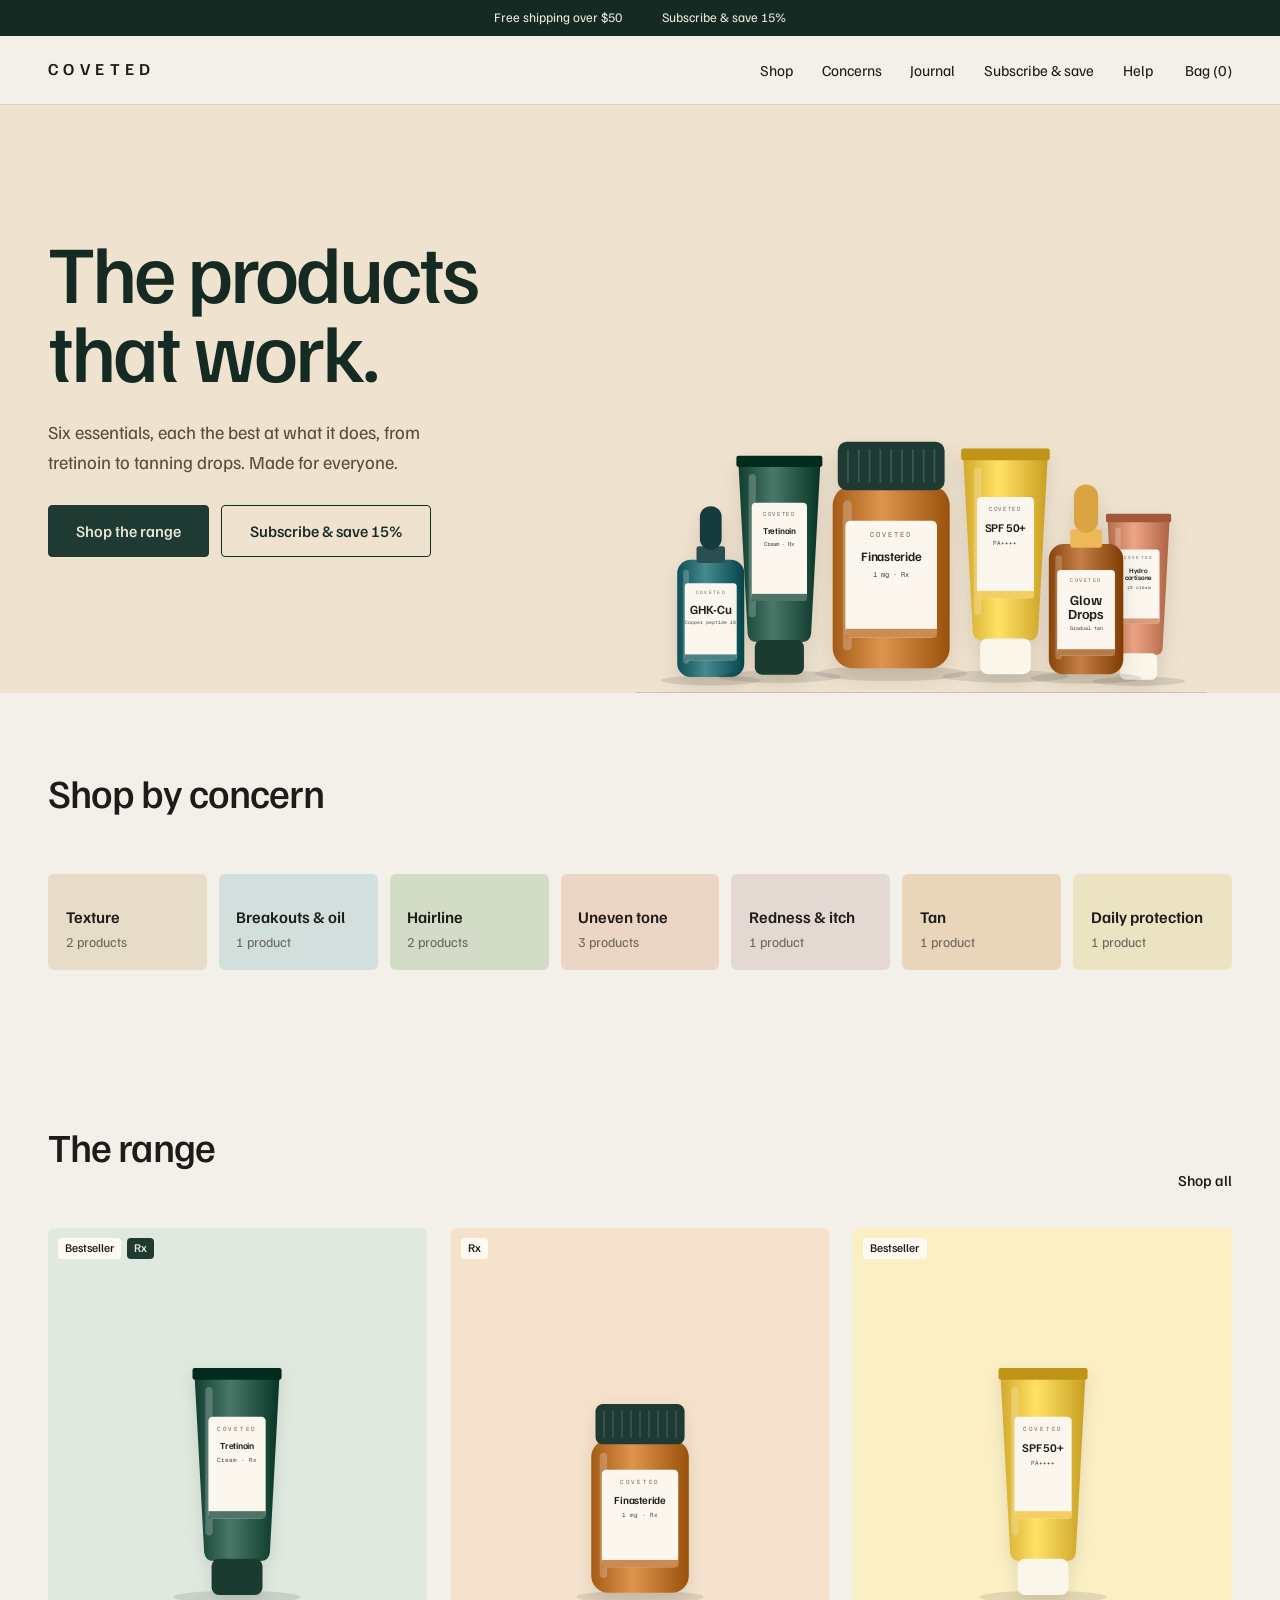
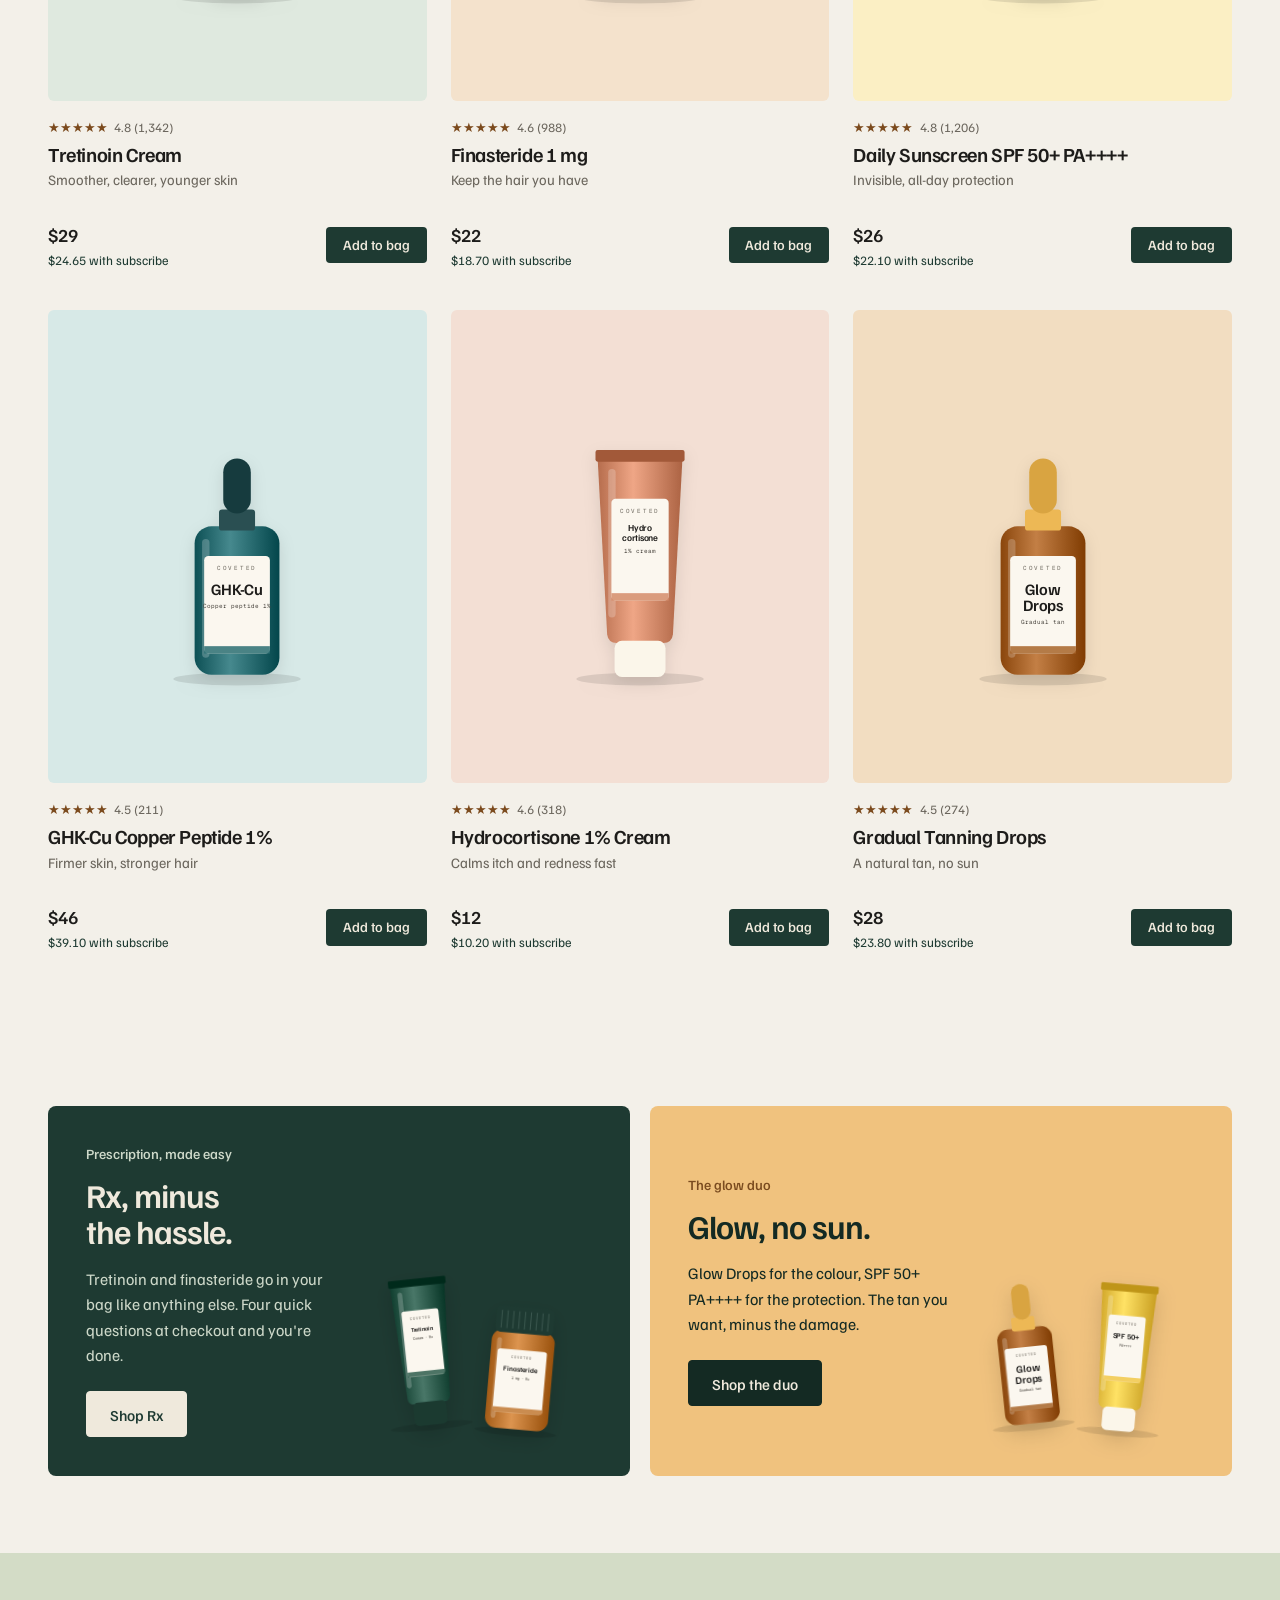
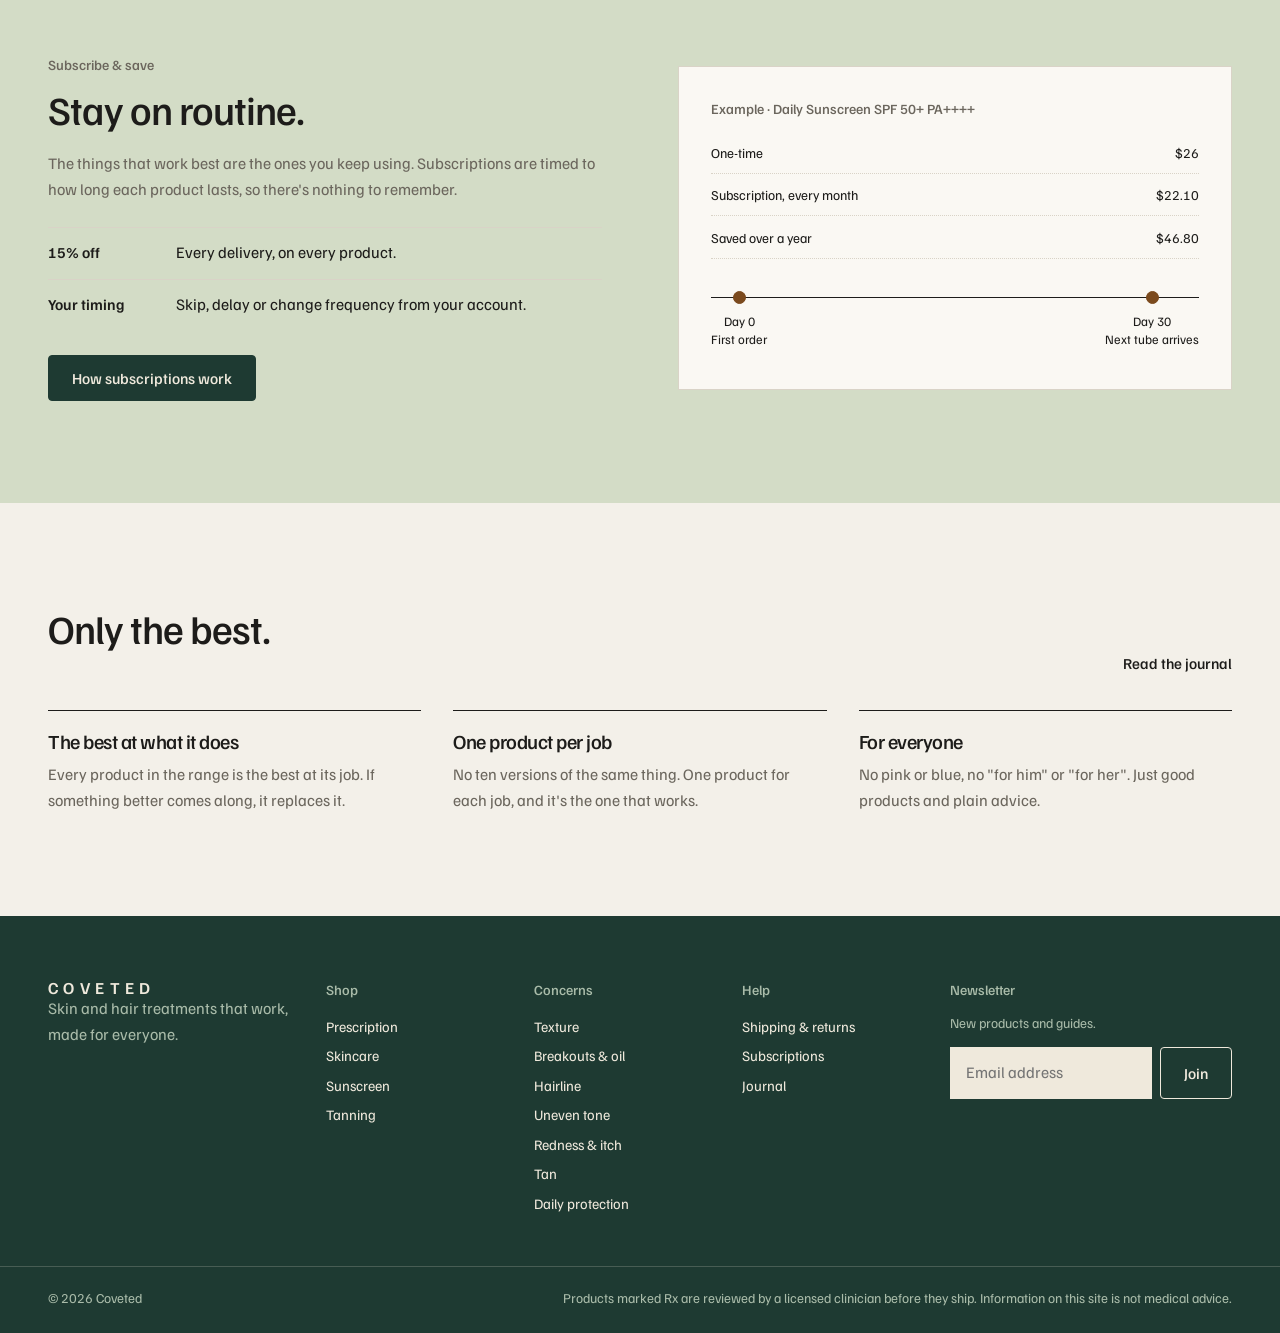
<file: index.html>
<!doctype html>
<html lang="en">
<head>
  <meta charset="utf-8">
  <meta name="viewport" content="width=device-width, initial-scale=1">
  <title>Coveted — Skin and hair treatments that work</title>
  <meta name="description" content="Tretinoin, finasteride, GHK-Cu, PA++++ sunscreen, hydrocortisone and tanning drops. Subscribe and save 15%.">
  <link rel="preconnect" href="https://fonts.googleapis.com">
  <link rel="preconnect" href="https://fonts.gstatic.com" crossorigin>
  <link href="https://fonts.googleapis.com/css2?family=Familjen+Grotesk:wght@400;500;600&family=Geist+Mono:wght@400;500&display=swap" rel="stylesheet">
  <link rel="stylesheet" href="assets/css/style.css">
</head>
<body data-page="home">
<main id="main">

  <section class="hero2">
    <div class="wrap hero2__inner">
      <div class="hero2__copy">
        <h1>The products that work.</h1>
        <p class="lede">Six essentials, each the best at what it does, from tretinoin to tanning drops. Made for everyone.</p>
        <div class="hero2__actions">
          <a class="btn btn--lg" href="#shop">Shop the range</a>
          <a class="btn btn--ghost btn--lg" href="subscribe.html">Subscribe &amp; save 15%</a>
        </div>
      </div>
      <div class="hero2__stage" id="hero-stage" aria-label="The Coveted range"></div>
    </div>
  </section>

  <section class="section section--tight" id="concerns">
    <div class="wrap">
      <div class="section__head">
        <h2>Shop by concern</h2>
      </div>
      <div class="concern-row" id="concern-grid"></div>
    </div>
  </section>

  <section class="section section--tight" id="shop">
    <div class="wrap">
      <div class="section__head">
        <h2>The range</h2>
        <a class="link-arrow" href="shop.html">Shop all</a>
      </div>
      <div class="grid grid--3" id="bestsellers"></div>
    </div>
  </section>

  <section class="section section--tight">
    <div class="wrap promos">
      <a class="promo promo--green" href="shop.html#prescription">
        <div class="promo__copy">
          <p class="eyebrow">Prescription, made easy</p>
          <h2>Rx, minus the hassle.</h2>
          <p>Tretinoin and finasteride go in your bag like anything else. Four quick questions at checkout and you're done.</p>
          <span class="btn">Shop Rx</span>
        </div>
        <div class="promo__art" data-art="tretinoin,finasteride"></div>
      </a>
      <a class="promo promo--sun" href="product.html#tanner">
        <div class="promo__copy">
          <p class="eyebrow">The glow duo</p>
          <h2>Glow, no sun.</h2>
          <p>Glow Drops for the colour, SPF 50+ PA++++ for the protection. The tan you want, minus the damage.</p>
          <span class="btn">Shop the duo</span>
        </div>
        <div class="promo__art" data-art="tanner,spf-50"></div>
      </a>
    </div>
  </section>

  <section class="section section--sage">
    <div class="wrap split">
      <div>
        <p class="eyebrow">Subscribe &amp; save</p>
        <h2>Stay on routine.</h2>
        <p class="muted">The things that work best are the ones you keep using. Subscriptions are timed to how long each product lasts, so there's nothing to remember.</p>
        <ul class="ticks">
          <li><strong>15% off</strong><span>Every delivery, on every product.</span></li>
          <li><strong>Your timing</strong><span>Skip, delay or change frequency from your account.</span></li>
        </ul>
        <a class="btn" href="subscribe.html">How subscriptions work</a>
      </div>
      <div class="sub-demo" id="sub-demo"></div>
    </div>
  </section>

  <section class="section">
    <div class="wrap">
      <div class="section__head">
        <h2>Only the best.</h2>
        <a class="link-arrow" href="journal.html">Read the journal</a>
      </div>
      <div class="approach">
        <div><h3>The best at what it does</h3><p class="muted">Every product in the range is the best at its job. If something better comes along, it replaces it.</p></div>
        <div><h3>One product per job</h3><p class="muted">No ten versions of the same thing. One product for each job, and it's the one that works.</p></div>
        <div><h3>For everyone</h3><p class="muted">No pink or blue, no "for him" or "for her". Just good products and plain advice.</p></div>
      </div>
    </div>
  </section>

</main>
<script src="assets/js/data.js"></script>
<script src="assets/js/app.js"></script>
<script src="assets/js/pages.js"></script>
<script>Pages.home();</script>
</body>
</html>
</file>
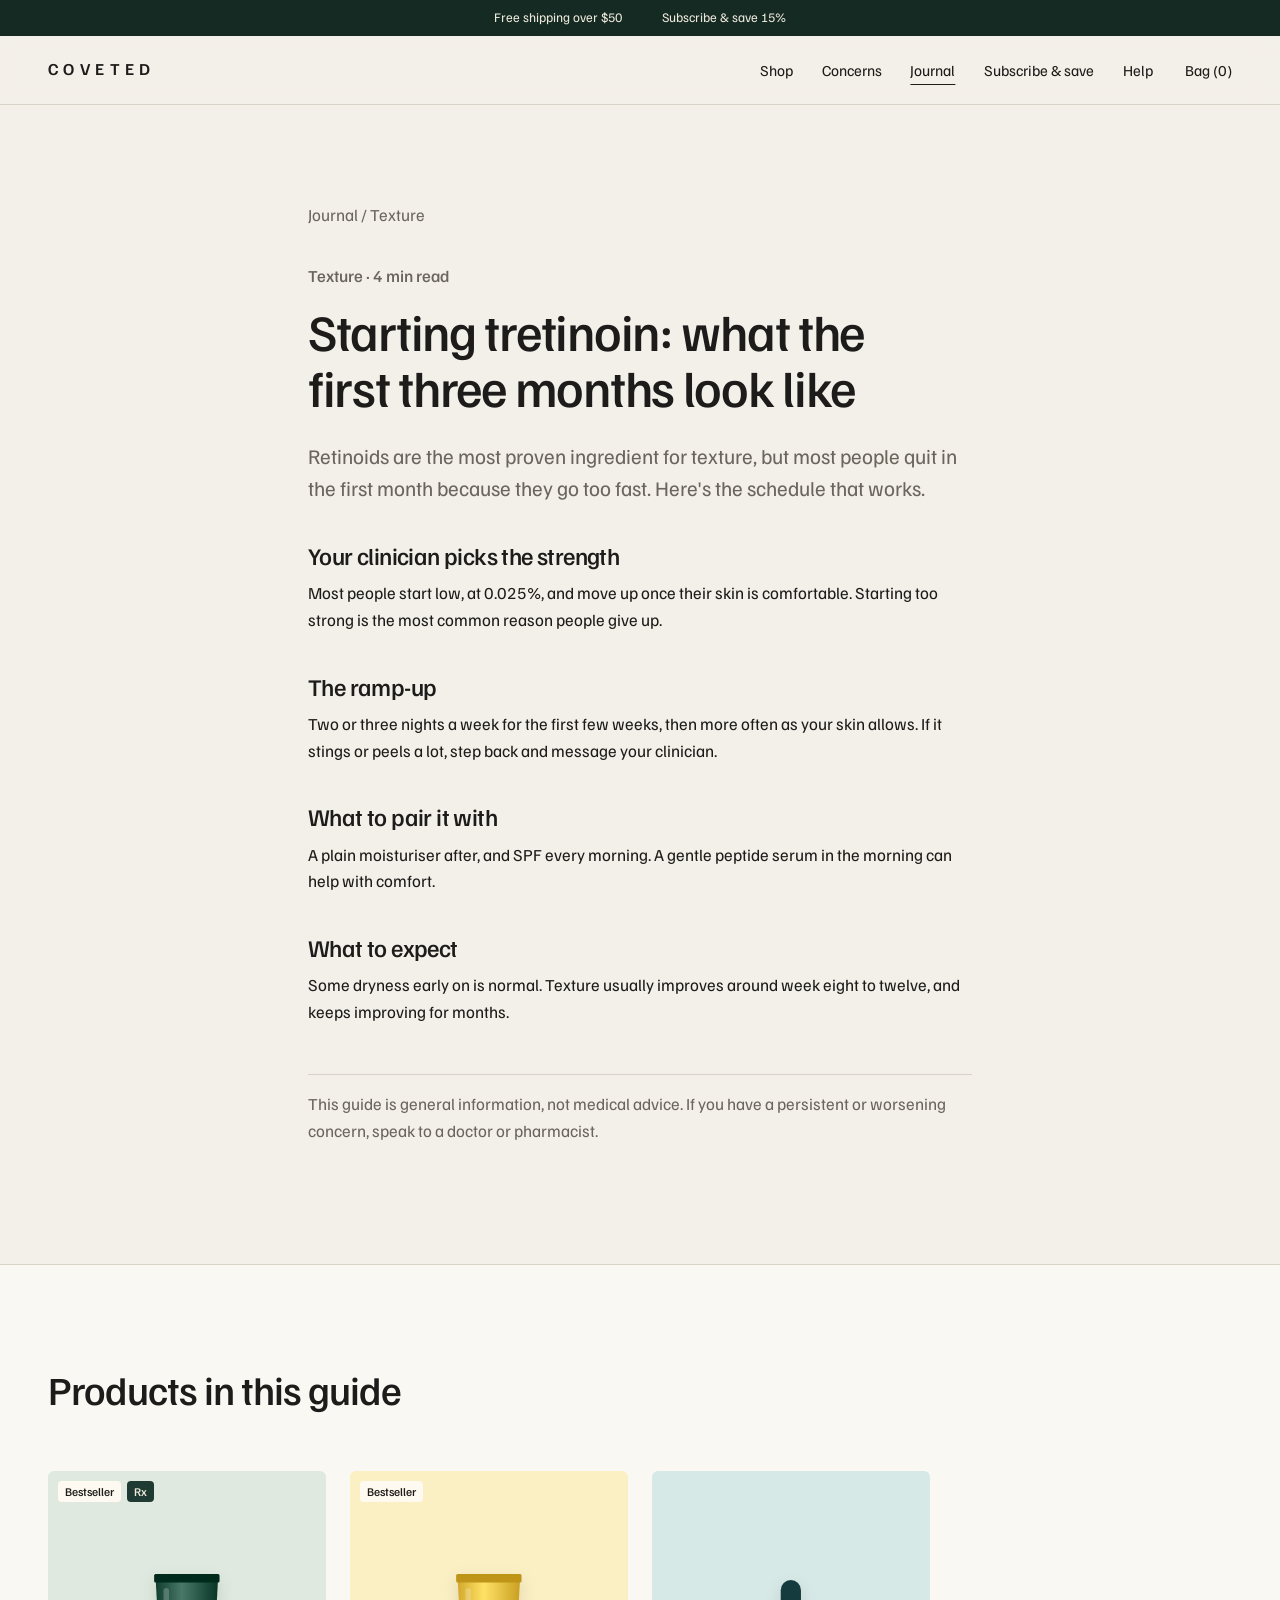
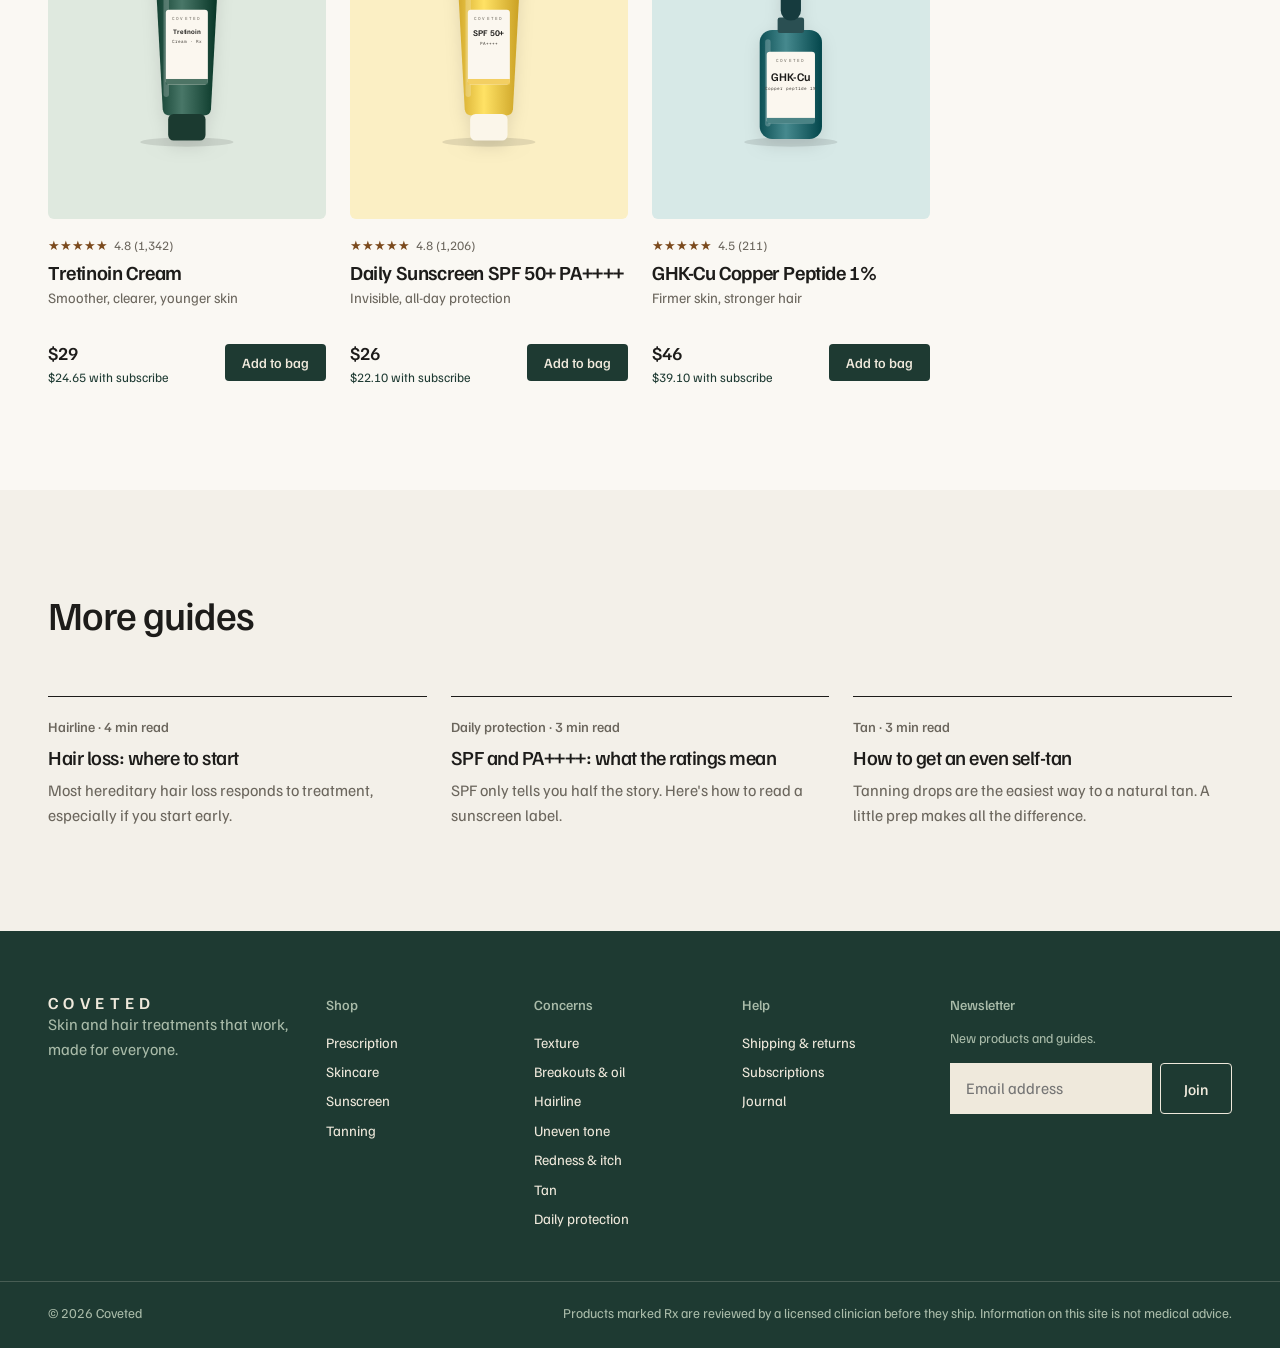
<file: guide.html>
<!doctype html>
<html lang="en">
<head>
  <meta charset="utf-8">
  <meta name="viewport" content="width=device-width, initial-scale=1">
  <title>Guide | Coveted Journal</title>
  <meta name="description" content="">
  <link rel="preconnect" href="https://fonts.googleapis.com">
  <link rel="preconnect" href="https://fonts.gstatic.com" crossorigin>
  <link href="https://fonts.googleapis.com/css2?family=Familjen+Grotesk:wght@400;500;600&family=Geist+Mono:wght@400;500&display=swap" rel="stylesheet">
  <link rel="stylesheet" href="assets/css/style.css">
</head>
<body data-page="journal">
<main id="main">

  <article class="wrap narrow article section" id="article"></article>
  <section class="section section--surface section--line">
    <div class="wrap">
      <div class="section__head"><h2>Products in this guide</h2></div>
      <div class="grid" id="guide-products"></div>
    </div>
  </section>
  <section class="section">
    <div class="wrap">
      <div class="section__head"><h2>More guides</h2></div>
      <div class="guides" id="more-guides"></div>
    </div>
  </section>

</main>
<script src="assets/js/data.js"></script>
<script src="assets/js/app.js"></script>
<script src="assets/js/pages.js"></script>
<script>Pages.guide();</script>
</body>
</html>
</file>
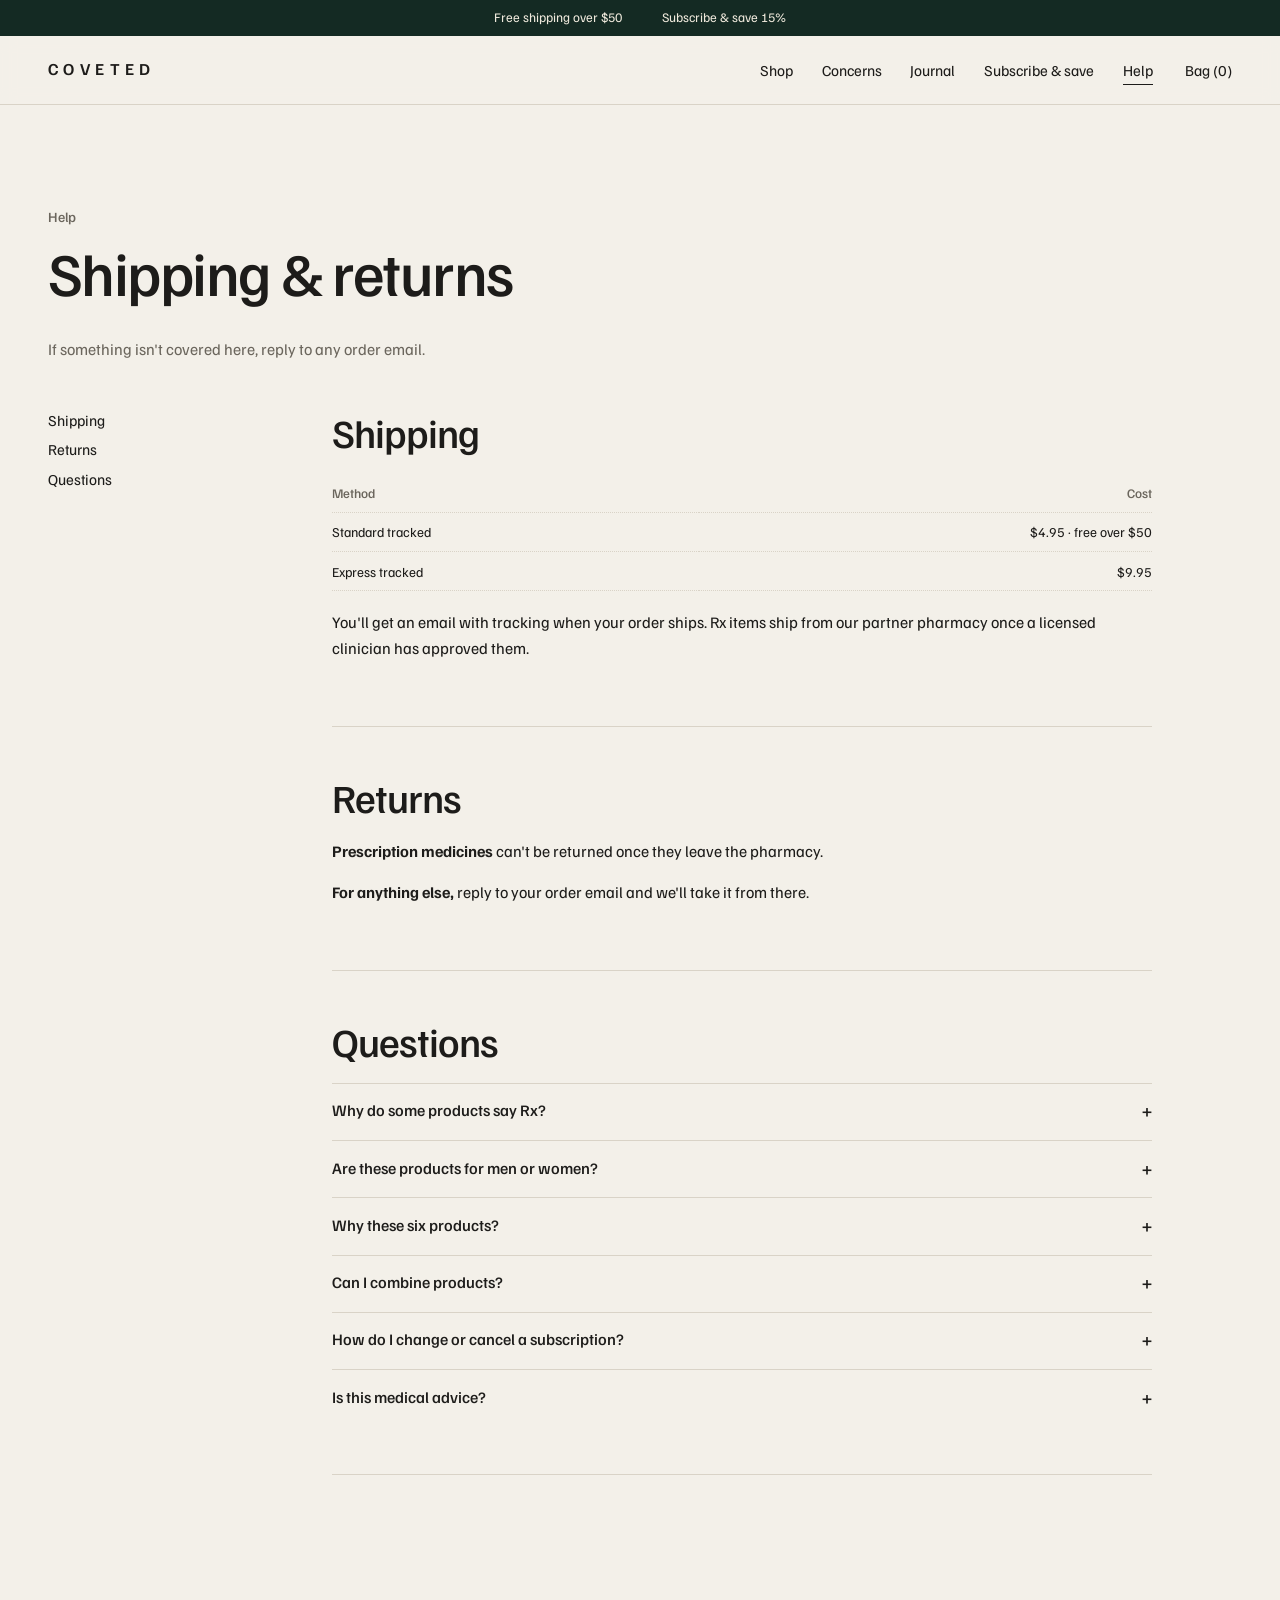
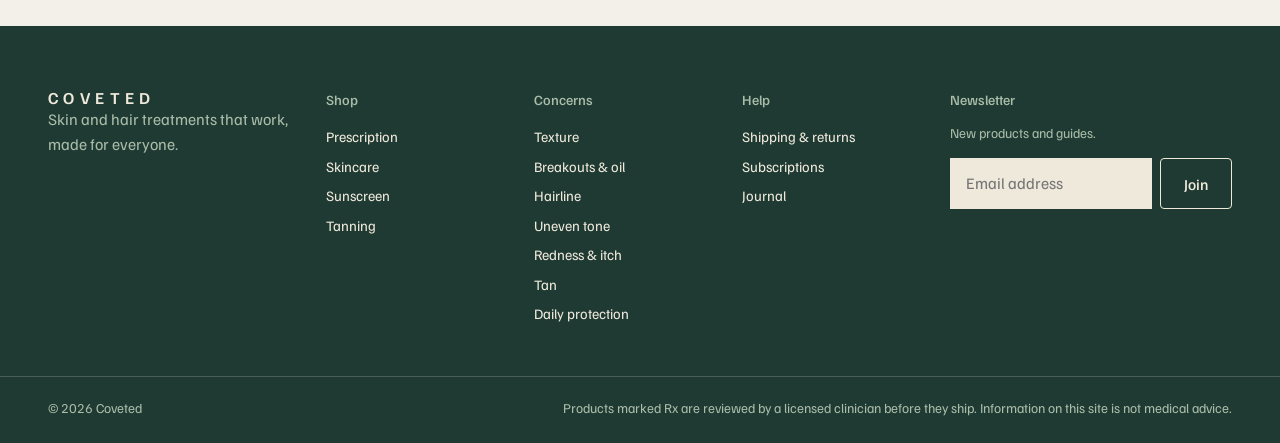
<file: help.html>
<!doctype html>
<html lang="en">
<head>
  <meta charset="utf-8">
  <meta name="viewport" content="width=device-width, initial-scale=1">
  <title>Shipping &amp; returns | Coveted</title>
  <meta name="description" content="Shipping rates, returns and answers to common questions.">
  <link rel="preconnect" href="https://fonts.googleapis.com">
  <link rel="preconnect" href="https://fonts.gstatic.com" crossorigin>
  <link href="https://fonts.googleapis.com/css2?family=Familjen+Grotesk:wght@400;500;600&family=Geist+Mono:wght@400;500&display=swap" rel="stylesheet">
  <link rel="stylesheet" href="assets/css/style.css">
</head>
<body data-page="help">
<main id="main">

  <div class="wrap section">
    <p class="eyebrow">Help</p>
    <h1>Shipping &amp; returns</h1>
    <p class="muted" style="max-width:52ch;margin-bottom:3rem">If something isn't covered here, reply to any order email.</p>
    <div class="info-grid">
      <nav aria-label="On this page">
        <a href="#shipping">Shipping</a>
        <a href="#returns">Returns</a>
        <a href="#faq">Questions</a>
      </nav>
      <div class="faq">
        <section id="shipping">
          <h2>Shipping</h2>
          <table class="table">
            <thead><tr><th>Method</th><th>Cost</th></tr></thead>
            <tbody>
              <tr><td>Standard tracked</td><td>$4.95 · free over $50</td></tr>
              <tr><td>Express tracked</td><td>$9.95</td></tr>
            </tbody>
          </table>
          <p style="margin-top:1.2rem">You'll get an email with tracking when your order ships. Rx items ship from our partner pharmacy once a licensed clinician has approved them.</p>
        </section>
        <section id="returns">
          <h2>Returns</h2>
          <p><strong>Prescription medicines</strong> can't be returned once they leave the pharmacy.</p>
          <p><strong>For anything else,</strong> reply to your order email and we'll take it from there.</p>
        </section>
        <section id="faq">
          <h2>Questions</h2>
          <details class="panel"><summary>Why do some products say Rx?</summary><div class="panel__body"><p>They're prescription-strength. You order them like anything else; checkout adds four quick health questions, and a licensed clinician reviews the order before it ships.</p></div></details>
          <details class="panel"><summary>Are these products for men or women?</summary><div class="panel__body"><p>Both. Skin and hair respond to treatment the same way regardless of who's using them. We describe products by what they do, not who they're for.</p></div></details>
          <details class="panel"><summary>Why these six products?</summary><div class="panel__body"><p>Each one is the best at what it does. We only stock one product for each job.</p></div></details>
          <details class="panel"><summary>Can I combine products?</summary><div class="panel__body"><p>Usually, yes. Each product page lists what it pairs well with and what to keep on separate nights. Our <a href="journal.html">guides</a> cover full routines.</p></div></details>
          <details class="panel"><summary>How do I change or cancel a subscription?</summary><div class="panel__body"><p>From your account.</p></div></details>
          <details class="panel"><summary>Is this medical advice?</summary><div class="panel__body"><p>No. Our guides are general information. For persistent, sudden or worsening skin and hair concerns, see a doctor or dermatologist.</p></div></details>
        </section>
      </div>
    </div>
  </div>

</main>
<script src="assets/js/data.js"></script>
<script src="assets/js/app.js"></script>
</body>
</html>
</file>
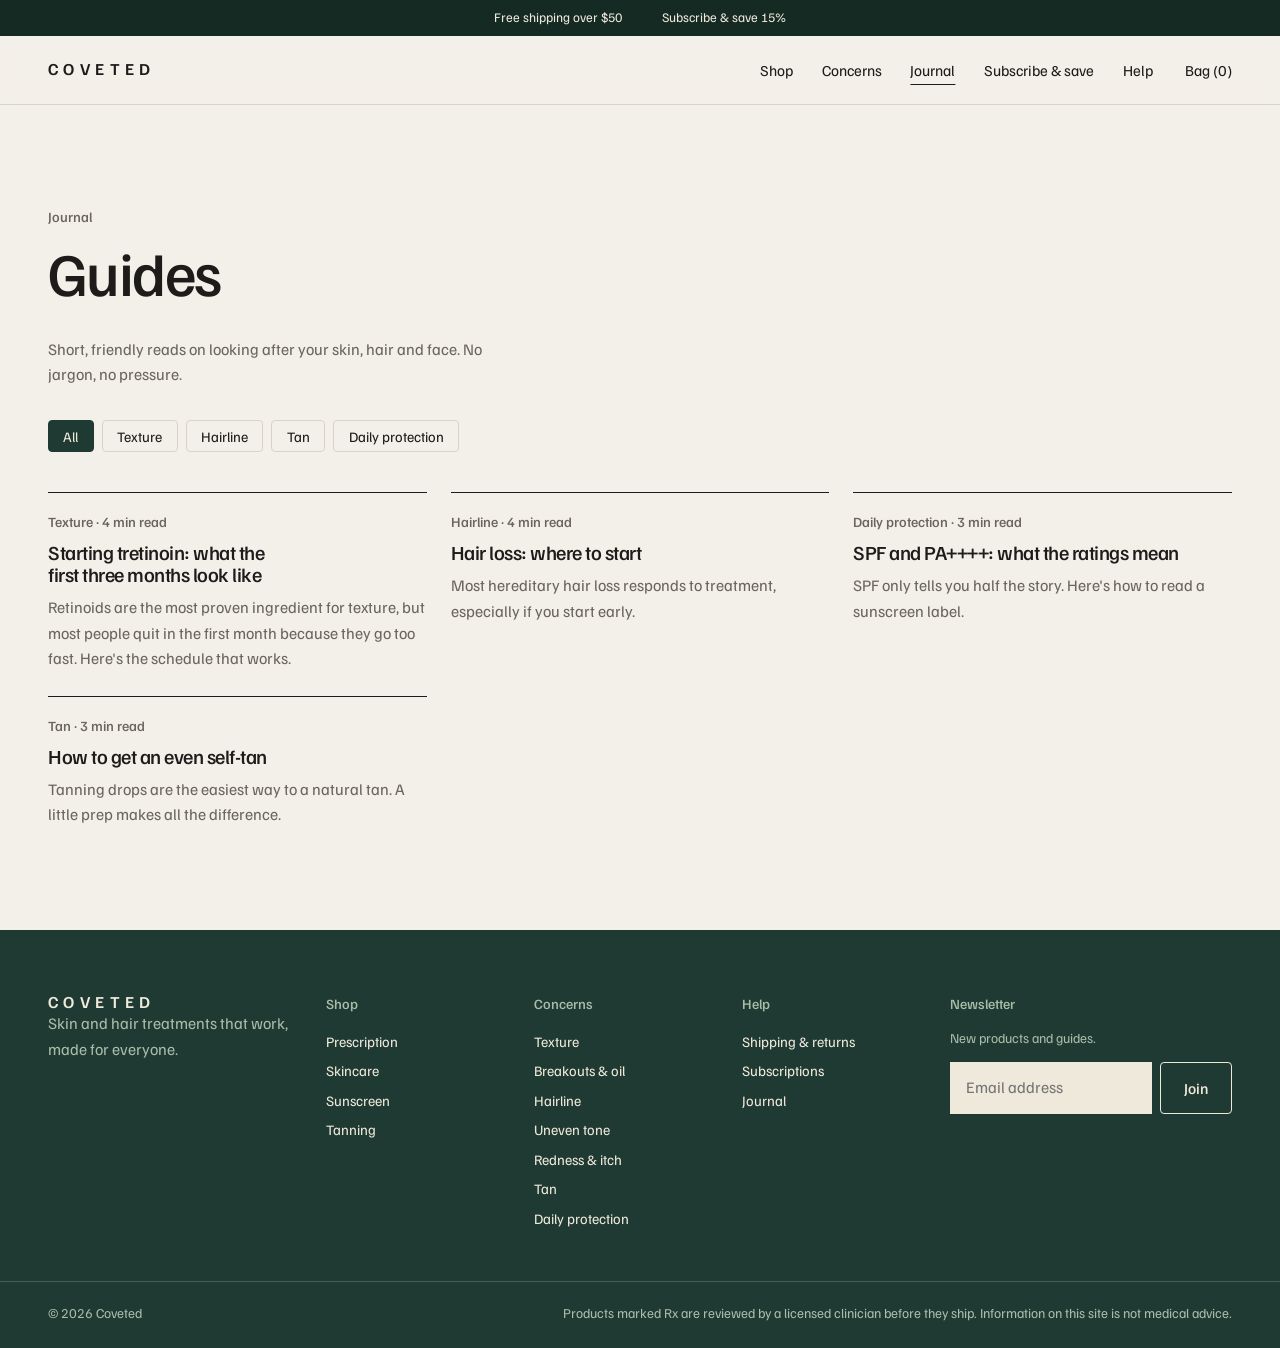
<file: journal.html>
<!doctype html>
<html lang="en">
<head>
  <meta charset="utf-8">
  <meta name="viewport" content="width=device-width, initial-scale=1">
  <title>Journal — guides and routines | Coveted</title>
  <meta name="description" content="Short, practical guides: how to use each product, what to pair it with, and what results to expect.">
  <link rel="preconnect" href="https://fonts.googleapis.com">
  <link rel="preconnect" href="https://fonts.gstatic.com" crossorigin>
  <link href="https://fonts.googleapis.com/css2?family=Familjen+Grotesk:wght@400;500;600&family=Geist+Mono:wght@400;500&display=swap" rel="stylesheet">
  <link rel="stylesheet" href="assets/css/style.css">
</head>
<body data-page="journal">
<main id="main">

  <div class="wrap section">
    <p class="eyebrow">Journal</p>
    <h1>Guides</h1>
    <p class="muted" style="max-width:52ch">Short, friendly reads on looking after your skin, hair and face. No jargon, no pressure.</p>
    <div class="filters" id="journal-filters" style="margin:2rem 0 2.5rem"></div>
    <div class="guides" id="journal-list"></div>
  </div>

</main>
<script src="assets/js/data.js"></script>
<script src="assets/js/app.js"></script>
<script src="assets/js/pages.js"></script>
<script>Pages.journal();</script>
</body>
</html>
</file>
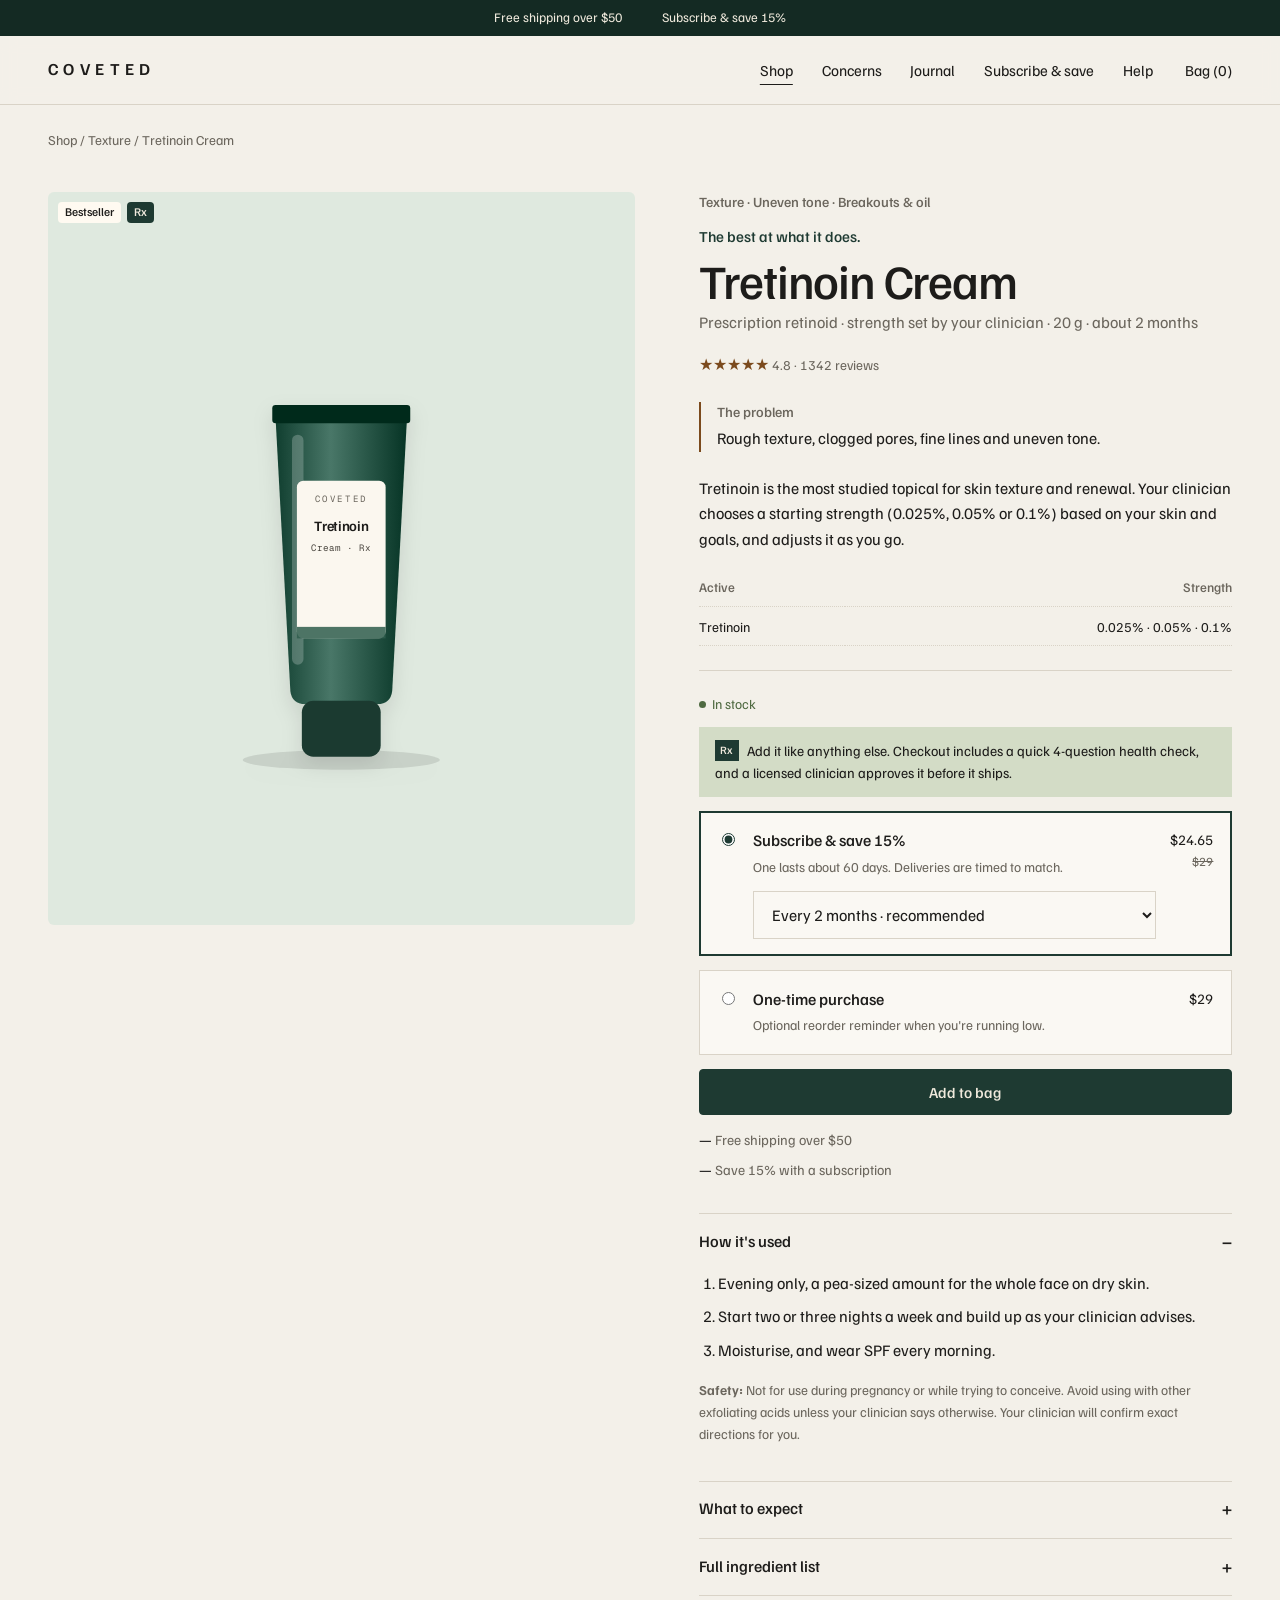
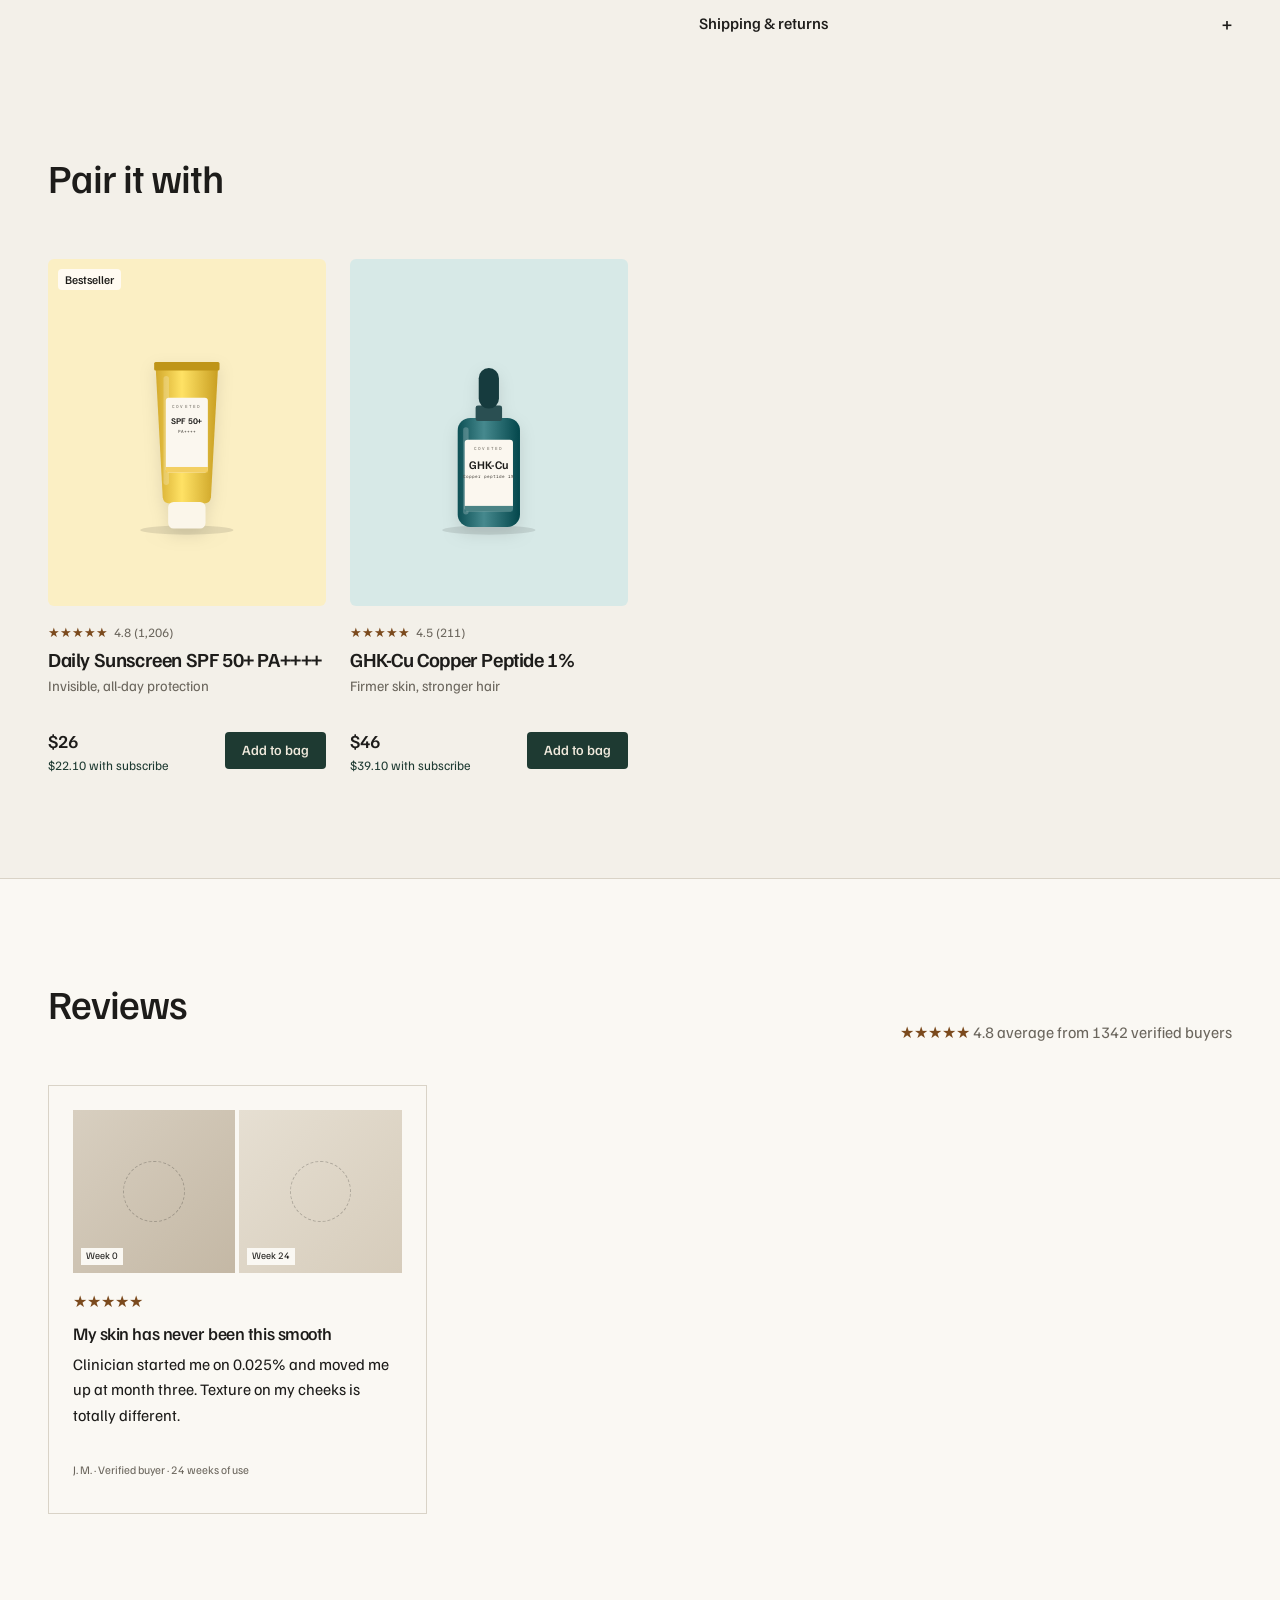
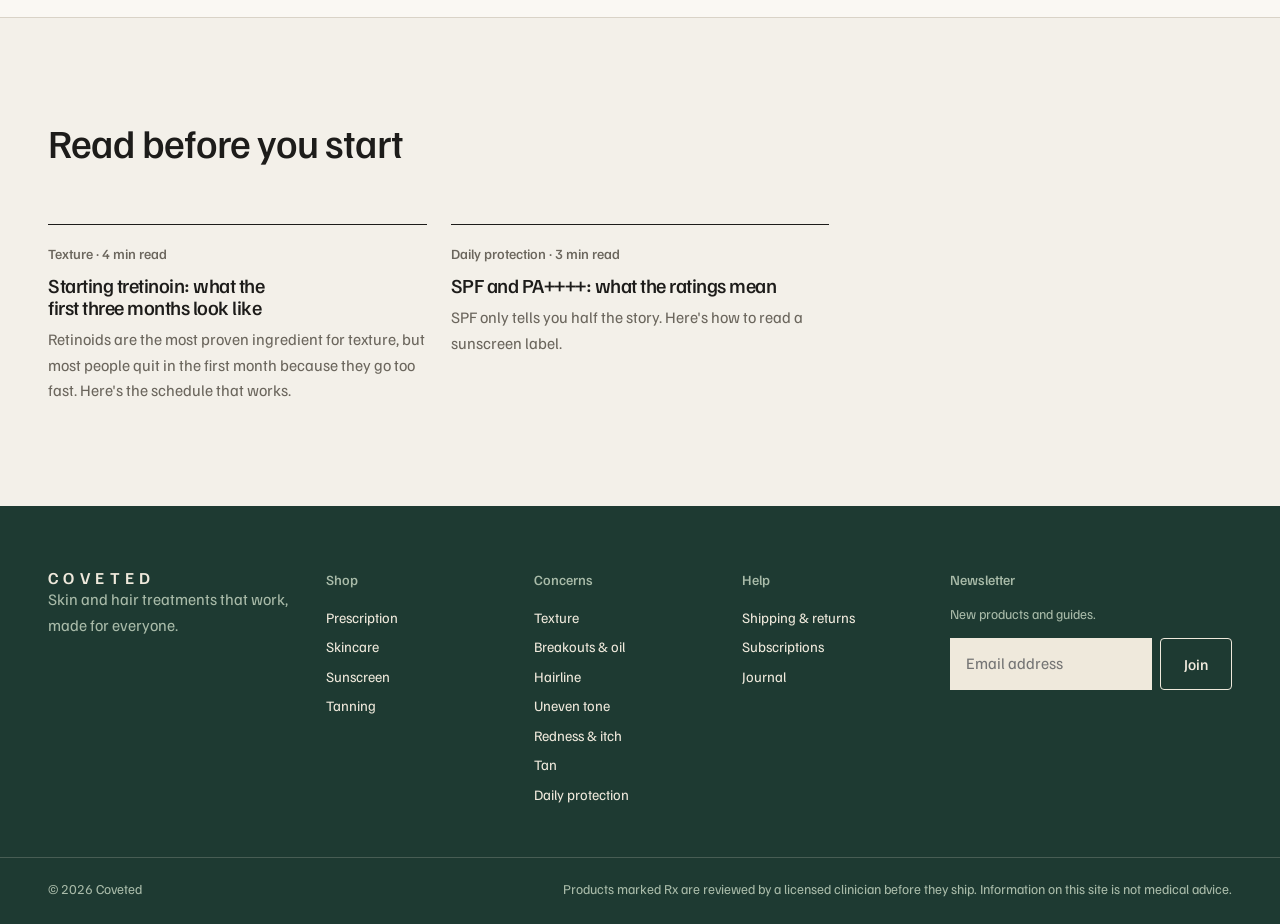
<file: product.html>
<!doctype html>
<html lang="en">
<head>
  <meta charset="utf-8">
  <meta name="viewport" content="width=device-width, initial-scale=1">
  <title>Product | Coveted</title>
  <meta name="description" content="">
  <link rel="preconnect" href="https://fonts.googleapis.com">
  <link rel="preconnect" href="https://fonts.gstatic.com" crossorigin>
  <link href="https://fonts.googleapis.com/css2?family=Familjen+Grotesk:wght@400;500;600&family=Geist+Mono:wght@400;500&display=swap" rel="stylesheet">
  <link rel="stylesheet" href="assets/css/style.css">
</head>
<body data-page="shop">
<main id="main">

  <div class="wrap">
    <p class="crumbs" id="crumbs"></p>
    <div class="pdp">
      <div><div class="pdp__art" id="art"></div></div>
      <div class="pdp__info" id="info"></div>
    </div>
  </div>
  <section class="section">
    <div class="wrap">
      <div class="section__head"><h2 id="pairs-title">Pair it with</h2></div>
      <div class="grid" id="pairs"></div>
    </div>
  </section>
  <section class="section section--surface section--line" id="reviews">
    <div class="wrap">
      <div class="section__head">
        <h2>Reviews</h2>
        <p id="reviews-summary"></p>
      </div>
      <div class="reviews" id="product-reviews"></div>
    </div>
  </section>
  <section class="section section--line" id="product-guides-wrap">
    <div class="wrap">
      <div class="section__head"><h2>Read before you start</h2></div>
      <div class="guides" id="product-guides"></div>
    </div>
  </section>

</main>
<script src="assets/js/data.js"></script>
<script src="assets/js/app.js"></script>
<script src="assets/js/pages.js"></script>
<script>Pages.product();</script>
</body>
</html>
</file>
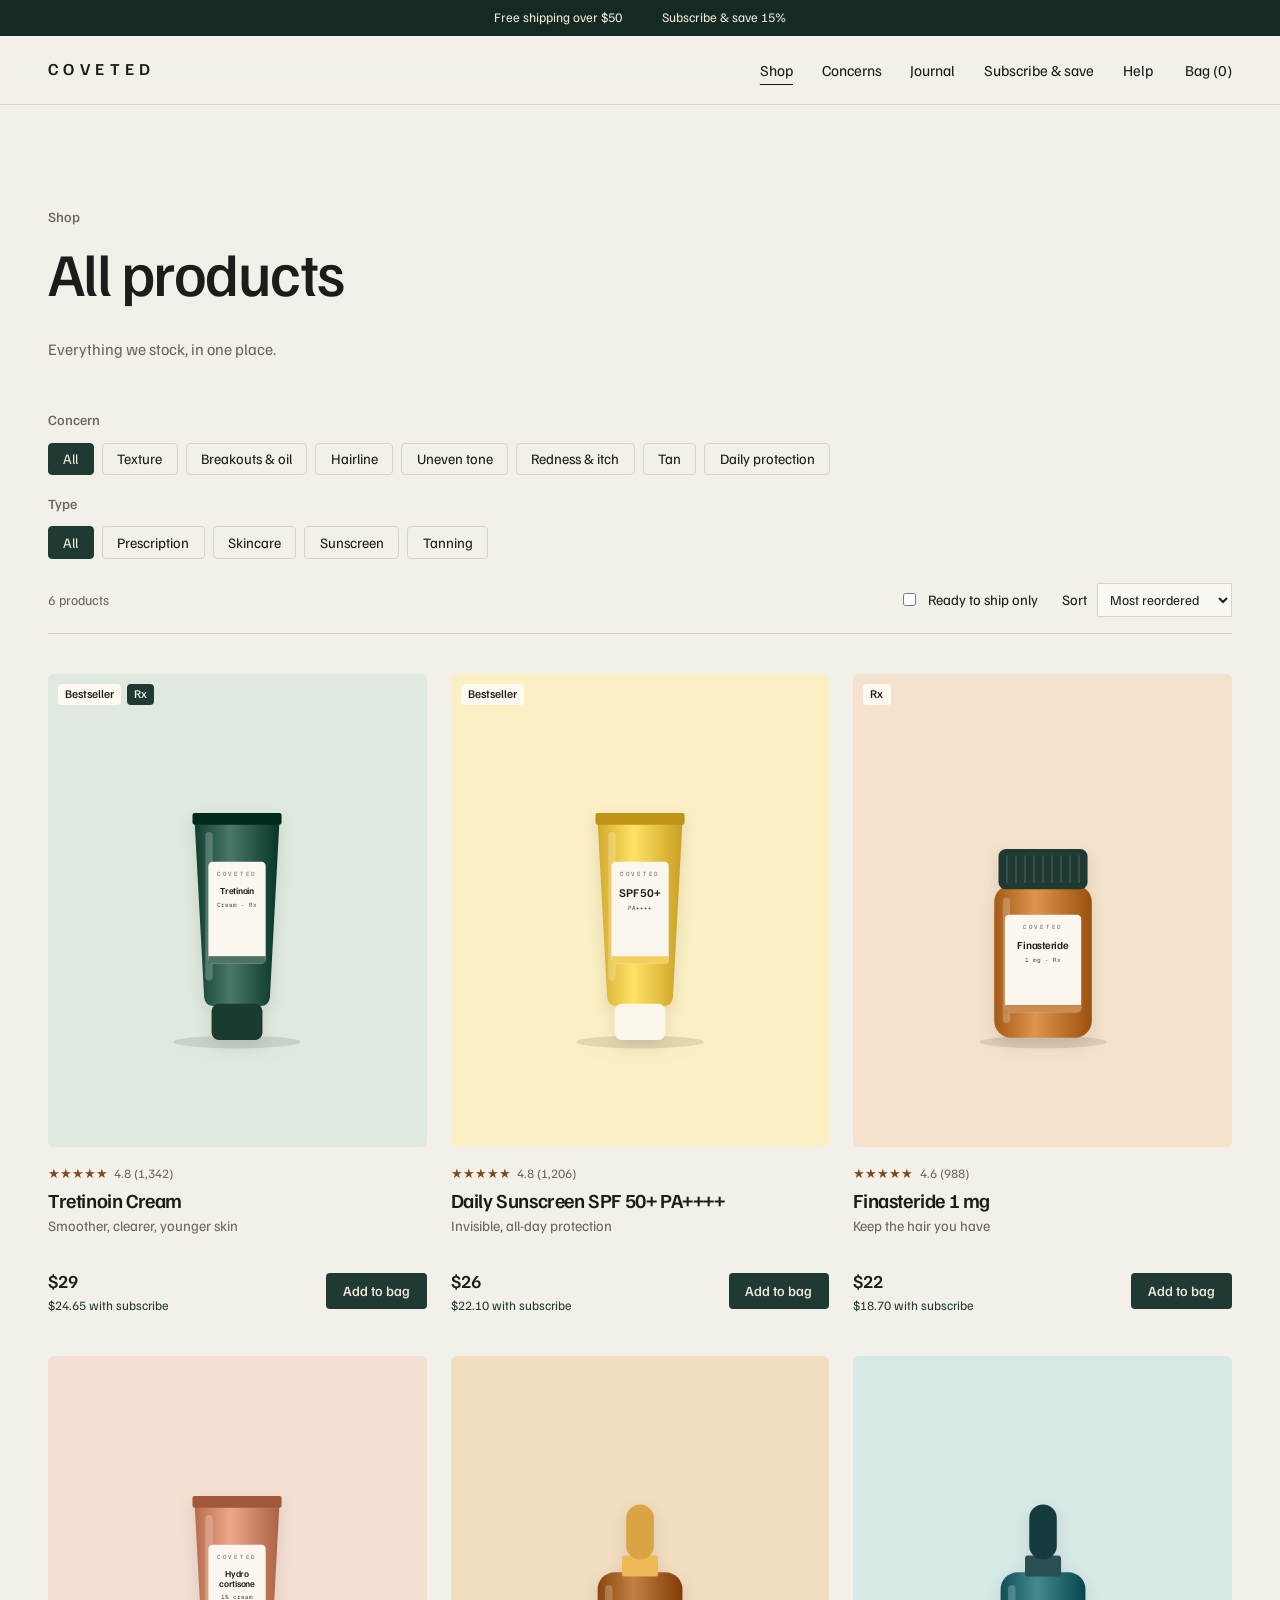
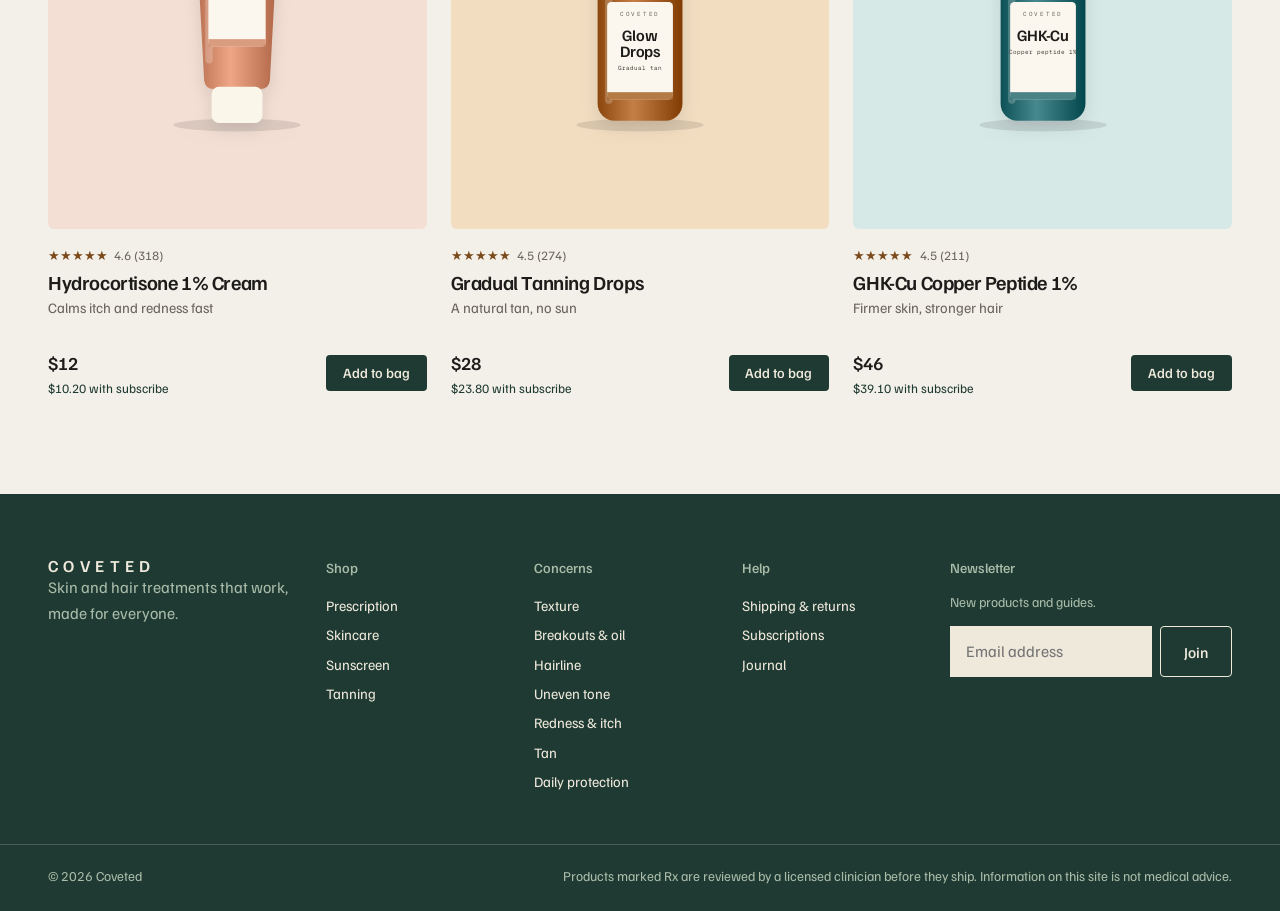
<file: shop.html>
<!doctype html>
<html lang="en">
<head>
  <meta charset="utf-8">
  <meta name="viewport" content="width=device-width, initial-scale=1">
  <title>Shop by concern | Coveted</title>
  <meta name="description" content="Tretinoin, finasteride, GHK-Cu, PA++++ sunscreen, hydrocortisone and tanning drops.">
  <link rel="preconnect" href="https://fonts.googleapis.com">
  <link rel="preconnect" href="https://fonts.gstatic.com" crossorigin>
  <link href="https://fonts.googleapis.com/css2?family=Familjen+Grotesk:wght@400;500;600&family=Geist+Mono:wght@400;500&display=swap" rel="stylesheet">
  <link rel="stylesheet" href="assets/css/style.css">
</head>
<body data-page="shop">
<main id="main">

  <div class="wrap">
    <div class="section" style="padding-bottom:2rem">
      <p class="eyebrow">Shop</p>
      <h1 id="shop-title">All products</h1>
      <p class="muted" id="shop-line" style="max-width:50ch"></p>
    </div>
    <p class="eyebrow">Concern</p>
    <div class="filters" id="concern-filters"></div>
    <p class="eyebrow" style="margin-top:1.2rem">Type</p>
    <div class="filters" id="category-filters"></div>
    <div class="toolbar" style="margin-top:1.5rem">
      <span class="small muted" id="count"></span>
      <div style="display:flex;gap:1.5rem;flex-wrap:wrap">
        <label><input type="checkbox" id="in-stock"> Ready to ship only</label>
        <label>Sort
          <select class="select select--small" id="sort" style="margin:0;width:auto">
            <option value="popular">Most reordered</option>
            <option value="rating">Highest rated</option>
            <option value="price-asc">Price, low to high</option>
            <option value="price-desc">Price, high to low</option>
          </select>
        </label>
      </div>
    </div>
    <div class="grid grid--3" id="results" style="padding-bottom:96px"></div>
  </div>

</main>
<script src="assets/js/data.js"></script>
<script src="assets/js/app.js"></script>
<script src="assets/js/pages.js"></script>
<script>Pages.shop();</script>
</body>
</html>
</file>
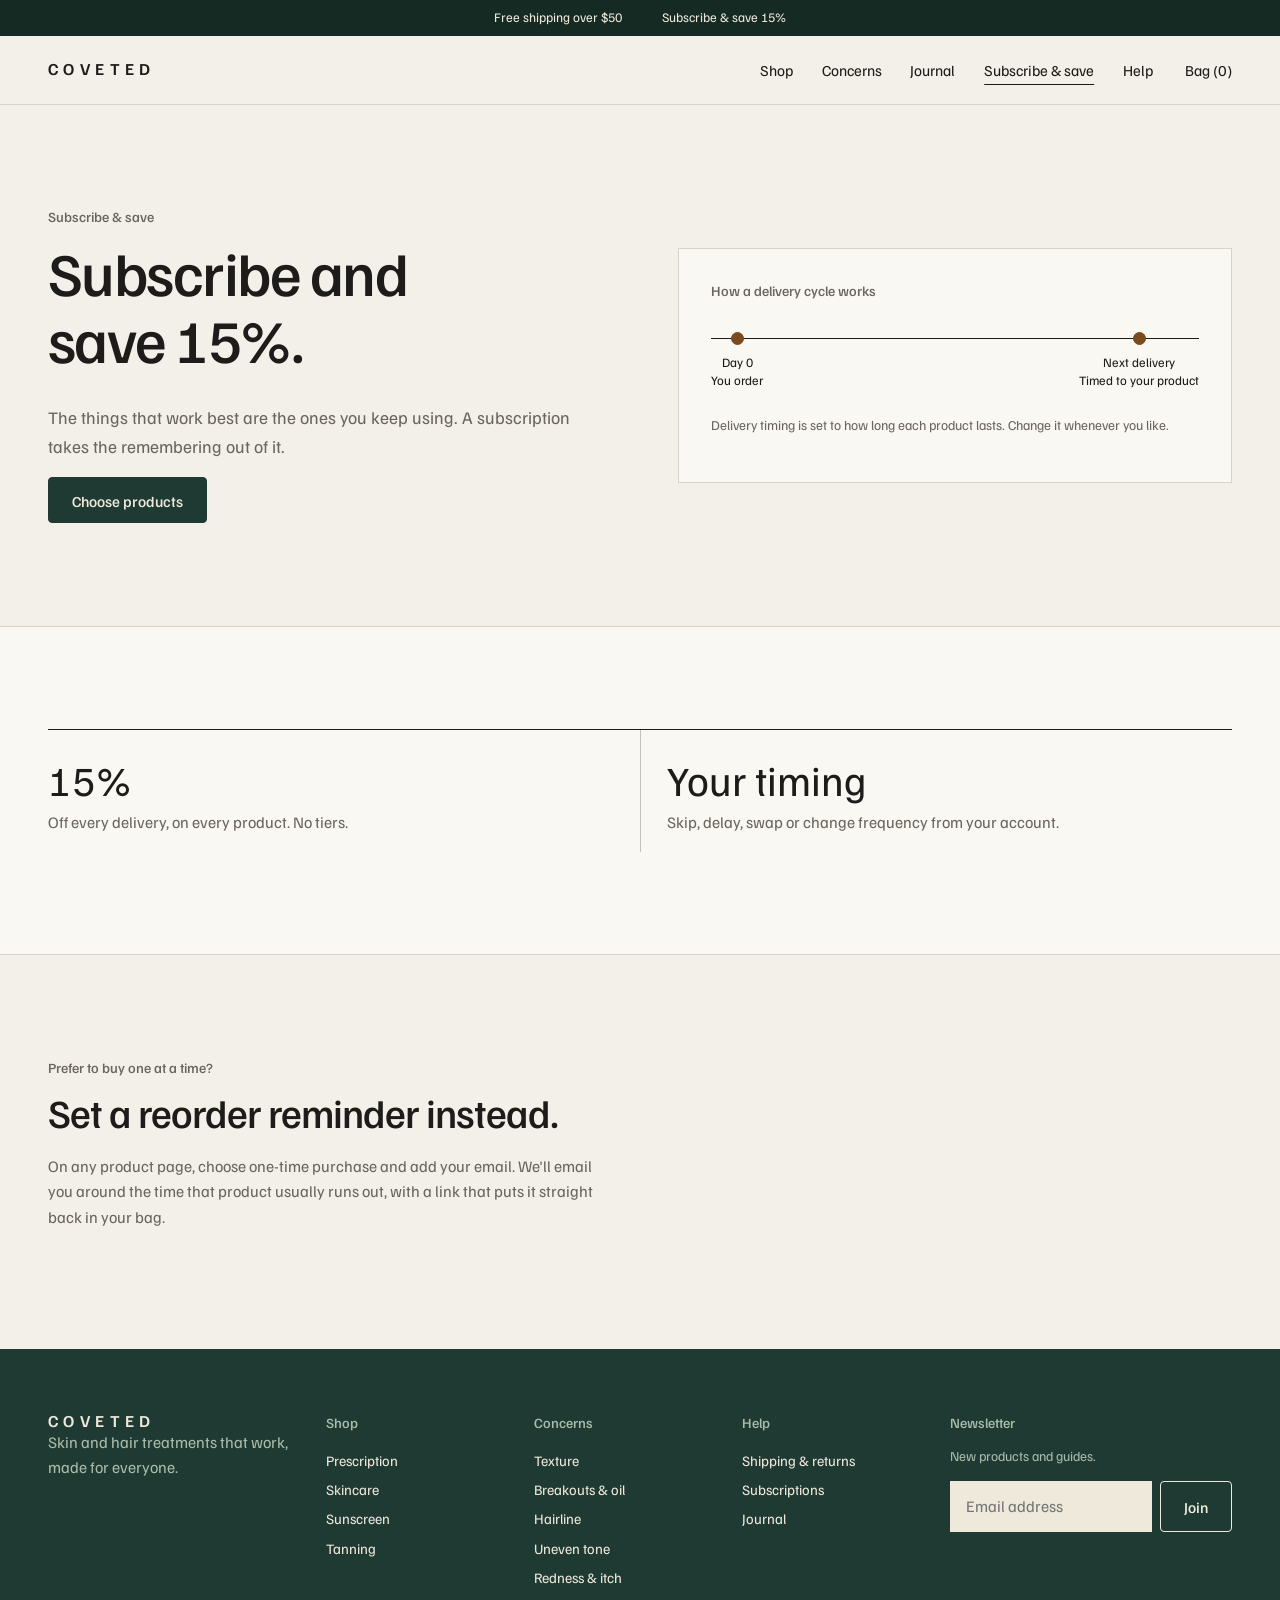
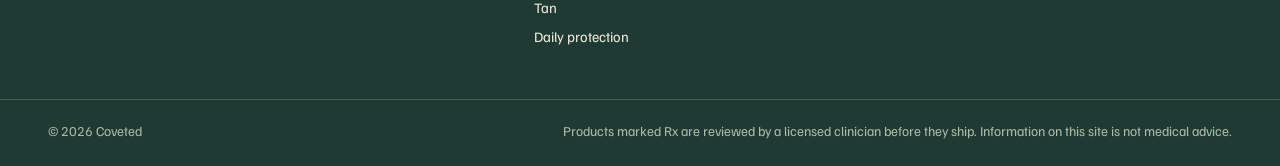
<file: subscribe.html>
<!doctype html>
<html lang="en">
<head>
  <meta charset="utf-8">
  <meta name="viewport" content="width=device-width, initial-scale=1">
  <title>Subscribe &amp; save 15% | Coveted</title>
  <meta name="description" content="Subscribe and save 15% on every delivery, timed to how long each product lasts.">
  <link rel="preconnect" href="https://fonts.googleapis.com">
  <link rel="preconnect" href="https://fonts.gstatic.com" crossorigin>
  <link href="https://fonts.googleapis.com/css2?family=Familjen+Grotesk:wght@400;500;600&family=Geist+Mono:wght@400;500&display=swap" rel="stylesheet">
  <link rel="stylesheet" href="assets/css/style.css">
</head>
<body data-page="subscribe">
<main id="main">

  <section class="section">
    <div class="wrap split">
      <div>
        <p class="eyebrow">Subscribe &amp; save</p>
        <h1>Subscribe and save 15%.</h1>
        <p class="muted" style="font-size:1.1rem">The things that work best are the ones you keep using. A subscription takes the remembering out of it.</p>
        <a class="btn" href="shop.html">Choose products</a>
      </div>
      <div class="sub-demo">
        <p class="eyebrow">How a delivery cycle works</p>
        <div class="timeline">
          <span class="is-key">Day 0<br>You order</span>
          <span class="is-key">Next delivery<br>Timed to your product</span>
        </div>
        <p class="small muted" style="margin-top:1.5rem">Delivery timing is set to how long each product lasts. Change it whenever you like.</p>
      </div>
    </div>
  </section>

  <section class="section section--surface section--line">
    <div class="wrap">
      <div class="pillars pillars--2">
        <div class="pillar"><p class="num">15%</p><p class="muted">Off every delivery, on every product. No tiers.</p></div>
        <div class="pillar"><p class="num">Your timing</p><p class="muted">Skip, delay, swap or change frequency from your account.</p></div>
      </div>
    </div>
  </section>

  <section class="section section--line" id="reminders">
    <div class="wrap split">
      <div>
        <p class="eyebrow">Prefer to buy one at a time?</p>
        <h2>Set a reorder reminder instead.</h2>
        <p class="muted">On any product page, choose one-time purchase and add your email. We'll email you around the time that product usually runs out, with a link that puts it straight back in your bag.</p>
      </div>
    </div>
  </section>

</main>
<script src="assets/js/data.js"></script>
<script src="assets/js/app.js"></script>
</body>
</html>
</file>
<file: assets/css/style.css>
/* Coveted — gender-neutral apothecary storefront.
   Deep bottle green as the brand colour, warm paper, amber glass,
   and a muted tint per concern (sage, sand, clay, mist, slate). */

:root {
  --bg: #f3f0e9;
  --surface: #faf8f3;
  --sunk: #e9e4d9;
  --ink: #1d1c1a;
  --muted: #6b665d;
  --line: #d9d3c7;
  --amber: #7b4a1d;
  --green: #1e3a32;
  --green-deep: #142a23;
  --cream: #efe9dc;
  --sage: #d3dcc6;
  --on-green-muted: #a9bba9;
  --orange: #c0622b;
  --radius: 6px;
  --ok: #4f6a41;
  --warn: #946419;
  --out: #8a3f2b;
  --display: "Familjen Grotesk", "Helvetica Neue", Arial, sans-serif;
  --sans: "Familjen Grotesk", "Helvetica Neue", Arial, sans-serif;
  --mono: "Familjen Grotesk", "Helvetica Neue", Arial, sans-serif;
  --code: "Geist Mono", ui-monospace, monospace;
  --gutter: clamp(16px, 4vw, 48px);
}

*, *::before, *::after { box-sizing: border-box; }
html { -webkit-text-size-adjust: 100%; scroll-behavior: smooth; }
body {
  margin: 0;
  background: var(--bg);
  color: var(--ink);
  font: 400 16px/1.6 var(--sans);
  -webkit-font-smoothing: antialiased;
}
img, svg { display: block; max-width: 100%; }
a { color: inherit; }
button, input, select { font: inherit; color: inherit; }
h1, h2, h3 { font-family: var(--display); font-weight: 500; line-height: 1.1; margin: 0 0 .5em; letter-spacing: -.025em; text-wrap: balance; }
h1 { font-size: clamp(2.2rem, 5vw, 3.8rem); }
h2 { font-size: clamp(1.7rem, 3.2vw, 2.5rem); }
h3 { font-size: 1.25rem; }
p { margin: 0 0 1em; }

.wrap { max-width: 1280px; margin: 0 auto; padding: 0 var(--gutter); }
.narrow { max-width: 760px; }
.muted { color: var(--muted); }
.small { font-size: .85rem; }
.center { text-align: center; }
.note { color: var(--amber); }
.sr { position: absolute; width: 1px; height: 1px; overflow: hidden; clip: rect(0 0 0 0); }
.skip { position: absolute; left: -9999px; }
.skip:focus { left: 16px; top: 16px; background: var(--ink); color: var(--bg); padding: 8px 12px; z-index: 100; }
:focus-visible { outline: 2px solid var(--amber); outline-offset: 2px; }

.eyebrow {
  font: 500 .72rem/1.4 var(--mono);

 
  color: var(--muted);
  margin-bottom: .9em;
}

/* ---------- Buttons & controls ---------- */

.btn {
  display: inline-flex; align-items: center; justify-content: center; gap: .5em;
  background: var(--green); color: var(--cream);
  border: 1px solid var(--green); border-radius: 999px;
  padding: .9em 1.6em;
  font: 500 .8rem/1 var(--mono);
  text-decoration: none; cursor: pointer;
  transition: background .2s, color .2s;
}
.btn:hover { background: var(--ink); border-color: var(--ink); }
.btn--ghost { background: transparent; color: var(--ink); }
.btn--ghost:hover { background: var(--ink); color: var(--surface); border-color: var(--ink); }
.btn--block { width: 100%; }
.btn[disabled] { opacity: .45; cursor: not-allowed; }
.link { background: none; border: 0; padding: 0; text-decoration: underline; text-underline-offset: 3px; cursor: pointer; font: inherit; }

.select, input[type="email"] {
  width: 100%; background: var(--surface); border: 1px solid var(--line); border-radius: 0;
  padding: .75em .9em; min-height: 44px;
}
.select--small { padding: .4em .6em; min-height: 34px; font-size: .85rem; margin-top: .5rem; }

.seg { display: flex; border: 1px solid var(--ink); }
.seg button {
  flex: 1; background: transparent; border: 0; padding: .7em .6em; cursor: pointer;
  font: 500 .75rem/1.2 var(--mono);
}
.seg button + button { border-left: 1px solid var(--ink); }
.seg button[aria-pressed="true"] { background: var(--green); color: var(--cream); }
.seg--small { margin-top: .6rem; }
.seg--small button { padding: .5em .4em; font-size: .66rem; }

.field-row { display: flex; gap: 8px; }
.field-row input { flex: 1; min-width: 0; }

/* ---------- Header ---------- */

.announce {
  display: flex; justify-content: center; gap: 2.5rem; flex-wrap: wrap;
  background: var(--green-deep); color: var(--cream);
  font: .72rem/1 var(--mono);
  padding: .7rem var(--gutter);
}
.header { position: sticky; top: 0; z-index: 20; background: color-mix(in srgb, var(--bg) 92%, transparent); backdrop-filter: blur(8px); border-bottom: 1px solid var(--line); }
.header__inner { display: flex; align-items: center; gap: 2rem; height: 68px; }
.logo { font: 600 1.05rem/1 var(--display); letter-spacing: .32em; text-transform: uppercase; text-decoration: none; margin: 0; }
.nav { display: flex; gap: 1.8rem; margin-left: auto; }
.nav a, .cart-btn {
  font: .78rem/1 var(--mono); text-decoration: none;
}
.nav a[aria-current="page"], .nav a:hover { text-decoration: underline; text-underline-offset: 6px; }
.cart-btn, .menu-btn { background: none; border: 0; cursor: pointer; padding: 8px 0; }
.menu-btn { display: none; font: .78rem/1 var(--mono); }
.mobile-nav { border-top: 1px solid var(--line); padding: .5rem var(--gutter) 1rem; }
.mobile-nav a { display: block; padding: .8rem 0; border-bottom: 1px solid var(--line); text-decoration: none; font-family: var(--display); font-size: 1.3rem; }

@media (max-width: 880px) {
  .nav { display: none; }
  .cart-btn { margin-left: auto; }
  .menu-btn { display: block; }
  .announce { gap: .4rem 1.4rem; font-size: .64rem; }
}

/* ---------- Sections ---------- */

.section { padding-block: clamp(56px, 8vw, 112px); }
.section--line { border-top: 1px solid var(--line); }
.section--surface { background: var(--surface); }
.section--ink { background: var(--sage); color: var(--ink); }
.section--ink .muted, .section--ink .eyebrow { color: #4a5747; }
.section__head { display: flex; justify-content: space-between; align-items: end; gap: 2rem; margin-bottom: 2.5rem; flex-wrap: wrap; }
.section__head p { max-width: 46ch; margin: 0; }

/* ---------- Product cards ---------- */

.grid { display: grid; grid-template-columns: repeat(auto-fill, minmax(260px, 1fr)); gap: 40px 24px; }
.grid--3 { grid-template-columns: repeat(3, minmax(0, 1fr)); }
@media (max-width: 880px) { .grid--3 { grid-template-columns: repeat(2, minmax(0, 1fr)); } }
@media (max-width: 520px) {
  .grid--3 { grid-template-columns: repeat(2, minmax(0, 1fr)); gap: 28px 12px; }
  .grid--3 .card__art { padding: 10% 14% 4%; border-radius: 14px; }
  .grid--3 .card__name { font-size: 1rem; }
  .grid--3 .card__format, .grid--3 .card__rating span { font-size: .78rem; }
  .grid--3 .card__foot { flex-direction: column; align-items: stretch; gap: .6rem; }
  .grid--3 .quick { width: 100%; }
  .grid--3 .badge { font-size: .56rem; }
}
.card { display: flex; flex-direction: column; }
.card__link { text-decoration: none; flex: 1; }
.card__art { position: relative; background: var(--tint, var(--sunk)); aspect-ratio: 4 / 5; display: grid; place-items: center; padding: 12% 18% 6%; transition: background .25s; }
.card__art svg { width: 100%; height: 100%; }

.tag {
  position: absolute; top: 12px; left: 12px;
  font: .64rem/1 var(--mono);
  border: 1px solid var(--ink); padding: .45em .6em; background: var(--surface);
}
.card__body { padding-top: 1rem; }
.card__problem { font: .7rem/1 var(--mono); color: var(--muted); margin-bottom: .6rem; }
.card__name { margin-bottom: .2rem; }
.card__format { color: var(--muted); font-size: .9rem; margin-bottom: .8rem; }
.card__foot { display: flex; justify-content: space-between; align-items: start; gap: 1rem; border-top: 1px solid var(--line); padding-top: .8rem; margin-top: .8rem; }
.card__price { margin: 0; }
.card__sub { margin: 0; font-size: .8rem; color: var(--green); }

.actives { list-style: none; margin: 0; padding: 0; font: .78rem/1.5 var(--mono); }
.actives li { display: flex; justify-content: space-between; gap: 1rem; border-top: 1px dotted var(--line); padding: .3rem 0; }
.actives li span:last-child { white-space: nowrap; }

.stock { font: .7rem/1.3 var(--mono); display: inline-flex; align-items: center; gap: .45em; text-align: right; }
.stock::before { content: ""; width: 7px; height: 7px; border-radius: 50%; background: currentColor; flex: none; }
.stock--in { color: var(--ok); }
.stock--low { color: var(--warn); }
.stock--out { color: var(--out); }

/* ---------- Filters ---------- */

.filters { display: flex; flex-wrap: wrap; gap: 8px; margin-bottom: 1rem; }
.filters button {
  background: transparent; border: 1px solid var(--line); padding: .55em 1em; cursor: pointer;
  font: .74rem/1 var(--mono);
}
.filters button[aria-pressed="true"] { background: var(--green); color: var(--cream); border-color: var(--green); }
.toolbar { display: flex; justify-content: space-between; align-items: center; gap: 1rem; flex-wrap: wrap; border-bottom: 1px solid var(--line); padding-bottom: 1rem; margin-bottom: 2.5rem; }
.toolbar label { display: flex; align-items: center; gap: .6rem; font-size: .9rem; }

/* ---------- Pillars (promises) ---------- */

.pillars { display: grid; grid-template-columns: repeat(4, 1fr); gap: 0; border-top: 1px solid currentColor; }
.pillar { padding: 1.8rem 1.6rem 0 0; }
.pillar + .pillar { padding-left: 1.6rem; border-left: 1px solid color-mix(in srgb, currentColor 25%, transparent); }
.pillar .num { font: 400 2.6rem/1 var(--display); margin-bottom: .6rem; }
.pillars--2 { grid-template-columns: repeat(2, 1fr); }
@media (max-width: 520px) { .pillars--2 { grid-template-columns: 1fr; } }
@media (max-width: 880px) {
  .pillars { grid-template-columns: 1fr 1fr; }
  .pillar:nth-child(3) { padding-left: 0; border-left: 0; }
}
@media (max-width: 520px) {
  .pillars { grid-template-columns: 1fr; }
  .pillar + .pillar { padding-left: 0; border-left: 0; border-top: 1px solid color-mix(in srgb, currentColor 25%, transparent); margin-top: 1.6rem; }
}

/* ---------- Split feature ---------- */

.split { display: grid; grid-template-columns: 1fr 1fr; gap: clamp(32px, 6vw, 96px); align-items: center; }
@media (max-width: 880px) { .split { grid-template-columns: 1fr; } }
.ticks { list-style: none; padding: 0; margin: 1.5rem 0; }
.ticks li { padding: .8rem 0; border-top: 1px solid var(--line); display: grid; grid-template-columns: 7rem 1fr; gap: 1rem; }
.ticks li strong { font: 500 .78rem/1.6 var(--mono); }

.sub-demo { background: var(--surface); border: 1px solid var(--line); padding: 2rem; }
.sub-demo__row { display: flex; justify-content: space-between; padding: .7rem 0; border-bottom: 1px dotted var(--line); font: .85rem/1.4 var(--mono); }
.timeline { display: flex; justify-content: space-between; position: relative; margin: 2rem 0 .5rem; }
.timeline::before { content: ""; position: absolute; left: 0; right: 0; top: 6px; border-top: 1px solid var(--ink); }
.timeline span { position: relative; font: .7rem/1.4 var(--mono); text-align: center; padding-top: 22px; max-width: 8rem; }
.timeline span::before { content: ""; position: absolute; top: 0; left: 50%; width: 13px; height: 13px; margin-left: -6.5px; border-radius: 50%; background: var(--bg); border: 1px solid var(--ink); }
.timeline span.is-key::before { background: var(--amber); border-color: var(--amber); }

/* ---------- Approach ---------- */

.approach { display: grid; grid-template-columns: repeat(3, 1fr); gap: 32px; }
.approach > div { border-top: 1px solid var(--ink); padding-top: 1.2rem; min-width: 0; }
.approach p { margin: 0; }
@media (max-width: 880px) { .approach { grid-template-columns: 1fr 1fr; } }
@media (max-width: 520px) { .approach { grid-template-columns: 1fr; } }

/* ---------- Reviews ---------- */

.reviews { display: grid; grid-template-columns: repeat(auto-fill, minmax(300px, 1fr)); gap: 24px; }
.review { background: var(--surface); border: 1px solid var(--line); padding: 1.5rem; display: flex; flex-direction: column; }
.review h3 { font-size: 1.1rem; margin-top: .6rem; }
.review__meta { font: .72rem/1.5 var(--mono); color: var(--muted); margin-top: auto; padding-top: 1rem; }
.ba { display: grid; grid-template-columns: 1fr 1fr; gap: 4px; margin-bottom: 1rem; }
.ba figure { margin: 0; aspect-ratio: 1; background: linear-gradient(135deg, #d8cfc0, #c4b8a5); position: relative; display: grid; place-items: center; }
.ba figure:last-child { background: linear-gradient(135deg, #e6dfd2, #d6ccbb); }
.ba figure::after { content: ""; width: 38%; aspect-ratio: 1; border-radius: 50%; border: 1px dashed color-mix(in srgb, var(--ink) 25%, transparent); }
.ba figcaption { position: absolute; left: 8px; bottom: 8px; font: .62rem/1 var(--mono); background: var(--surface); padding: .35em .5em; }
.stars { color: var(--amber); }
.stars .muted { color: var(--line); }

/* ---------- Guides ---------- */

.guides { display: grid; grid-template-columns: repeat(auto-fill, minmax(280px, 1fr)); gap: 24px; }
.guide { border-top: 1px solid var(--ink); padding-top: 1.2rem; text-decoration: none; display: flex; flex-direction: column; gap: .6rem; }
.guide h3 { margin: 0; }
.guide:hover h3 { text-decoration: underline; text-underline-offset: 4px; text-decoration-thickness: 1px; }
.guide p { margin: 0; color: var(--muted); }

.article h1 { font-size: clamp(2rem, 4.4vw, 3.2rem); }
.article .lede { font: 400 1.3rem/1.5 var(--display); color: var(--muted); }
.article h2 { font-size: 1.5rem; margin-top: 2.4rem; }
.article p { font-size: 1.05rem; }

/* ---------- Product page ---------- */

.pdp { display: grid; grid-template-columns: 1.1fr 1fr; gap: clamp(32px, 5vw, 80px); padding-top: 32px; }
.pdp__art { background: var(--tint, var(--sunk)); aspect-ratio: 4 / 5; display: grid; place-items: center; padding: 10% 22% 5%; position: sticky; top: 100px; }
.pdp__art svg { width: 100%; height: 100%; }
.pdp__info h1 { font-size: clamp(2rem, 4vw, 3rem); margin-bottom: .2rem; }
.pdp__problem { border-left: 2px solid var(--amber); padding-left: 1rem; margin: 1.5rem 0; }
.pdp__problem p { margin: 0; }
.buy { border-top: 1px solid var(--line); padding-top: 1.5rem; margin-top: 1.5rem; display: grid; gap: 14px; }
.option {
  display: grid; grid-template-columns: auto 1fr auto; gap: .9rem; align-items: start;
  border: 1px solid var(--line); padding: 1rem 1.1rem; cursor: pointer; background: var(--surface);
}
.option:has(input:checked) { border-color: var(--green); box-shadow: inset 0 0 0 1px var(--green); }
.option input { margin-top: .3rem; accent-color: var(--green); }
.option strong { display: block; font-weight: 500; }
.option .small { margin: .2rem 0 0; }
.option .price { text-align: right; font-family: var(--mono); font-size: .9rem; }
.option .price s { color: var(--muted); display: block; font-size: .78rem; }
.option .select { margin-top: .7rem; }
.reassure { list-style: none; padding: 0; margin: 0; display: grid; gap: .45rem; font-size: .88rem; color: var(--muted); }
.reassure li::before { content: "— "; color: var(--ink); }
.panel { border-top: 1px solid var(--line); }
.panel summary { list-style: none; cursor: pointer; padding: 1.1rem 0; display: flex; justify-content: space-between; font: 500 .8rem/1.2 var(--mono); }
.panel summary::-webkit-details-marker { display: none; }
.panel summary::after { content: "+"; font-size: 1.1rem; }
.panel[open] summary::after { content: "−"; }
.panel__body { padding-bottom: 1.4rem; }
.panel__body ol { padding-left: 1.2rem; margin: 0; }
.panel__body li { margin-bottom: .5rem; }
.inci { font: .82rem/1.7 var(--mono); color: var(--muted); }
.table { width: 100%; border-collapse: collapse; font: .85rem/1.4 var(--mono); }
.table th, .table td { text-align: left; padding: .6rem 0; border-bottom: 1px dotted var(--line); vertical-align: top; }
.table td:last-child, .table th:last-child { text-align: right; }
.table th { font-weight: 500; font-size: .7rem; color: var(--muted); }
.results { display: grid; gap: 0; }
.results div { display: grid; grid-template-columns: 8rem 1fr; gap: 1rem; padding: .7rem 0; border-bottom: 1px dotted var(--line); }
.results strong { font: 500 .78rem/1.6 var(--mono); }
.record { font: .78rem/1.5 var(--mono); color: var(--muted); }
.record .bar { height: 4px; background: var(--line); margin-top: .4rem; }
.record .bar span { display: block; height: 100%; background: var(--ok); }
.remind { background: var(--surface); border: 1px solid var(--line); padding: 1.2rem; }
.remind p { margin-bottom: .7rem; }
@media (max-width: 880px) {
  .pdp { grid-template-columns: 1fr; }
  .pdp__art { position: relative; top: 0; padding: 8% 24% 4%; }
}

.crumbs { font: .72rem/1 var(--mono); color: var(--muted); padding-top: 28px; }
.crumbs a { text-decoration: none; }
.crumbs a:hover { text-decoration: underline; }

/* ---------- Info pages ---------- */

.faq { max-width: 820px; }
.info-grid { display: grid; grid-template-columns: 220px 1fr; gap: clamp(24px, 5vw, 80px); }
.info-grid nav { position: sticky; top: 100px; align-self: start; display: grid; gap: .6rem; font: .78rem/1.3 var(--mono); }
.info-grid nav a { text-decoration: none; }
.info-grid section { padding-bottom: 3rem; margin-bottom: 3rem; border-bottom: 1px solid var(--line); scroll-margin-top: 100px; }
@media (max-width: 760px) {
  .info-grid { grid-template-columns: 1fr; }
  .info-grid nav { position: static; grid-auto-flow: column; overflow-x: auto; }
}

/* ---------- Footer ---------- */

.footer { padding: 64px 0 24px; margin-top: 0; background: var(--green); color: var(--cream); }
.footer .muted, .footer .eyebrow { color: var(--on-green-muted); }
.footer input[type="email"] { background: var(--cream); border-color: var(--cream); color: var(--ink); }
.footer .btn--ghost { color: var(--cream); border-color: var(--cream); }
.footer .btn--ghost:hover { background: var(--cream); color: var(--green); }
.footer .note { color: var(--sage); }
.footer__grid { display: grid; grid-template-columns: 1.4fr 1fr 1fr 1fr 1.6fr; gap: 32px; }
.footer__grid a { display: block; text-decoration: none; font-size: .9rem; padding: .2rem 0; }
.footer__grid a:hover { text-decoration: underline; }
.footer__base { display: flex; justify-content: space-between; gap: 1rem; flex-wrap: wrap; border-top: 1px solid rgba(239, 233, 220, .2); margin-top: 48px; padding-top: 20px; }
@media (max-width: 980px) { .footer__grid { grid-template-columns: 1fr 1fr; } .footer__grid > :first-child, .newsletter { grid-column: 1 / -1; } }

/* ---------- Cart drawer ---------- */

.scrim { position: fixed; inset: 0; background: rgba(29, 28, 26, .35); opacity: 0; pointer-events: none; transition: opacity .25s; z-index: 40; }
.drawer {
  position: fixed; top: 0; right: 0; bottom: 0; width: min(440px, 100%);
  background: var(--bg); z-index: 50; display: flex; flex-direction: column;
  transform: translateX(100%); transition: transform .3s ease; visibility: hidden;
}
.cart-open .scrim { opacity: 1; pointer-events: auto; }
.cart-open .drawer { transform: none; visibility: visible; }
.cart-open { overflow: hidden; }
.drawer__head { display: flex; justify-content: space-between; align-items: center; padding: 1.2rem 1.4rem; border-bottom: 1px solid var(--line); }
.drawer__head .eyebrow { margin: 0; }
.drawer__body { flex: 1; overflow-y: auto; padding: 1.2rem 1.4rem; }
.drawer__foot { padding: 1.2rem 1.4rem; border-top: 1px solid var(--line); display: grid; gap: .8rem; }
.drawer__foot:empty { display: none; }
.drawer__foot p { margin: 0; }
.drawer__empty { text-align: center; padding: 4rem 0; }
.ship-meter p { font: .78rem/1.4 var(--mono); margin-bottom: .5rem; }
.ship-meter__bar { height: 3px; background: var(--line); }
.ship-meter__bar span { display: block; height: 100%; background: var(--green); transition: width .3s; }
.lines { list-style: none; padding: 0; margin: 1.4rem 0; }
.line { display: grid; grid-template-columns: 84px 1fr; gap: 1rem; padding: 1rem 0; border-bottom: 1px solid var(--line); }
.line__art { background: var(--sunk); aspect-ratio: 4 / 5; padding: 10%; }
.line__name { margin: 0; font-family: var(--display); font-size: 1.1rem; }
.line__info .muted { margin: 0; }
.line__row { display: flex; justify-content: space-between; align-items: center; margin-top: .7rem; font-family: var(--mono); font-size: .9rem; }
.qty { display: inline-flex; border: 1px solid var(--line); align-items: center; }
.qty button { background: none; border: 0; width: 32px; height: 32px; cursor: pointer; }
.qty span { min-width: 24px; text-align: center; }
.line .note { margin: .5rem 0 0; }
.samples__grid { display: flex; flex-wrap: wrap; gap: 6px; }
.chip-check { position: relative; }
.chip-check input { position: absolute; opacity: 0; }
.chip-check span { display: inline-block; border: 1px solid var(--line); padding: .45em .7em; font-size: .8rem; cursor: pointer; background: var(--surface); }
.chip-check input:checked + span { background: var(--ink); color: var(--surface); border-color: var(--ink); }
.chip-check input:disabled + span { opacity: .4; cursor: not-allowed; }
.chip-check input:focus-visible + span { outline: 2px solid var(--amber); outline-offset: 2px; }
.totals p { display: flex; justify-content: space-between; font-family: var(--mono); font-size: .88rem; padding: .2rem 0; }

.toast {
  position: fixed; left: 50%; bottom: 24px; transform: translate(-50%, 20px);
  background: var(--ink); color: var(--surface); padding: .8rem 1.2rem;
  font: .8rem/1.3 var(--mono); opacity: 0; pointer-events: none; transition: .25s; z-index: 60;
  max-width: calc(100% - 32px);
}
.toast.is-on { opacity: 1; transform: translate(-50%, 0); }

@media (prefers-reduced-motion: reduce) {
  *, *::before, *::after { transition: none !important; scroll-behavior: auto !important; }
}

/* ---------- Rx & quick add ---------- */

.tag--rx { background: var(--green); color: var(--cream); border-color: var(--green); }
.quick {
  align-self: center; flex: none; background: var(--green); color: var(--cream); border: 0; cursor: pointer;
  padding: .65em .95em; min-height: 36px; font: 500 .72rem/1 var(--mono);
}
.quick:hover { background: var(--ink); }
.quick--off { background: var(--line); color: var(--muted); cursor: default; }
.quick--off:hover { background: var(--line); }
.rx-note { background: var(--sage); padding: .8rem 1rem; font-size: .88rem; margin: 0; }
.rx-note strong { font: 500 .7rem/1 var(--mono); background: var(--green); color: var(--cream); padding: .3em .5em; margin-right: .5em; vertical-align: 1px; }
.health h3 { margin: .2rem 0 .4rem; }
.health fieldset { border: 0; padding: 0; margin: 1.2rem 0 0; display: grid; gap: 6px; }
.health legend { font-weight: 500; margin-bottom: .5rem; padding: 0; }
.health__state { display: grid; gap: .4rem; margin-top: 1.2rem; font-weight: 500; }
.choice { display: flex; gap: .7rem; align-items: start; padding: .65rem .9rem; border: 1px solid var(--line); background: var(--surface); cursor: pointer; }
.choice input { margin-top: .25rem; accent-color: var(--green); }
.choice:has(input:checked) { border-color: var(--green); box-shadow: inset 0 0 0 1px var(--green); }
textarea.select { resize: vertical; min-height: 64px; }
.flag { border-left: 2px solid var(--warn); padding: .6rem 0 .6rem 1rem; background: var(--surface); }

/* Mobile: keep the buy button in reach while reading the product page. */
.sticky-buy { display: none; }
@media (max-width: 880px) {
  .sticky-buy {
    position: fixed; left: 0; right: 0; bottom: 0; z-index: 30;
    display: flex; align-items: center; justify-content: space-between; gap: 12px;
    padding: 10px var(--gutter) calc(10px + env(safe-area-inset-bottom, 0px));
    background: var(--cream); border-top: 1px solid var(--line);
  }
  .sticky-buy p { margin: 0; font-size: .9rem; line-height: 1.3; min-width: 0; }
  .sticky-buy strong { font-weight: 500; display: block; white-space: nowrap; overflow: hidden; text-overflow: ellipsis; }
  .sticky-buy .btn { flex: none; padding: .85em 1.2em; }
  body:has(.sticky-buy) .footer { padding-bottom: 96px; }
}

/* ---------- Home: hero ---------- */

.btn--lg { padding: 1.05em 1.9em; font-size: .82rem; }
.quick { border-radius: 999px; padding: .8em 1.2em; }
.link-arrow { font: 500 .78rem/1 var(--mono); text-decoration: none; }
.link-arrow:hover { text-decoration: underline; text-underline-offset: 4px; }
.section--tight { padding-block: clamp(40px, 6vw, 80px); }
.section--sage { background: var(--sage); }

.hero2 { background: linear-gradient(160deg, #f8ead4 0%, #f1d4b2 100%); overflow: hidden; color: var(--green-deep); }
.hero2__inner { display: grid; grid-template-columns: minmax(0, 1fr) minmax(0, 1.15fr); gap: 24px; align-items: center; padding-block: clamp(40px, 6vw, 80px) 0; }
.hero2__copy { padding-bottom: clamp(32px, 5vw, 72px); min-width: 0; }
.pill { display: inline-flex; gap: .6em; align-items: center; background: #fffaf1; border-radius: 999px; padding: .35em .9em .35em .35em; font-size: .85rem; text-decoration: none; margin-bottom: 1.4rem; }
.pill span { background: var(--orange); color: #fffaf1; border-radius: 999px; padding: .35em .7em; font: 500 .66rem/1 var(--mono); }
.pill:hover { background: #fff; }
.hero2 h1 { font-size: clamp(2.8rem, 6.4vw, 5.8rem); line-height: .96; letter-spacing: -.04em; font-weight: 600; max-width: 11ch; margin-bottom: .35em; }
.hero2 h1 em { font-style: normal; color: var(--orange); }
.hero2 .lede { font-size: 1.15rem; color: #5b4b3b; max-width: 38ch; margin: 0; }
.hero2__actions { display: flex; gap: 12px; flex-wrap: wrap; margin: 1.8rem 0 1.4rem; }
.hero2 .btn--ghost { border-color: var(--green-deep); color: var(--green-deep); }
.hero2 .btn--ghost:hover { background: var(--green-deep); color: var(--cream); }
.hero2__ticks { list-style: none; padding: 0; margin: 0; display: flex; flex-wrap: wrap; gap: .4rem 1.2rem; font-size: .88rem; color: #5b4b3b; }
.hero2__ticks li::before { content: "✓"; color: var(--green); font-weight: 600; margin-right: .4em; }

.hero2__stage { position: relative; display: flex; align-items: flex-end; justify-content: center; min-height: clamp(280px, 40vw, 560px); min-width: 0; }
.hero2__sun {
  position: absolute; left: 50%; top: 50%; width: min(96%, 560px); aspect-ratio: 1; border-radius: 50%;
  transform: translate(-50%, -44%);
  background: radial-gradient(circle at 50% 45%, #ffd977 0%, #f8c159 42%, rgba(248, 193, 89, 0) 70%);
}
.hero2__item { position: relative; display: block; margin: 0 -9.5%; transition: transform .35s ease; filter: drop-shadow(0 14px 18px rgba(80, 45, 10, .18)); }
.hero2__item svg { width: 100%; height: auto; display: block; }
.hero2__item:hover { transform: translateY(-10px); }
.hero2__item--0 { width: 27%; z-index: 1; }
.hero2__item--1 { width: 33%; z-index: 2; }
.hero2__item--2 { width: 41%; z-index: 4; }
.hero2__item--3 { width: 34%; z-index: 3; }
.hero2__item--4 { width: 30%; z-index: 2; }
.hero2__item--5 { width: 25%; z-index: 1; }
@media (max-width: 880px) {
  .hero2__inner { grid-template-columns: 1fr; gap: 8px; }
  .hero2__copy { padding-bottom: 0; }
  .hero2__stage { min-height: 0; padding-top: 24px; }
  .hero2__sun { transform: translate(-50%, -34%); }
}

/* ---------- Home: concerns, promos ---------- */

.concern-row { display: grid; grid-template-columns: repeat(7, minmax(0, 1fr)); gap: 12px; }
.concern-tile {
  background: var(--tint); border-radius: var(--radius); padding: 1.1rem; min-height: 132px; min-width: 0;
  display: flex; flex-direction: column; gap: .25rem; text-decoration: none; transition: transform .2s ease;
}
.concern-tile:hover { transform: translateY(-4px); }
.concern-tile__dot { width: 30px; height: 30px; border-radius: 50%; background: rgba(255, 255, 255, .65); margin-bottom: auto; }
.concern-tile strong { font-weight: 600; font-size: 1.02rem; line-height: 1.2; }
@media (max-width: 1080px) {
  .concern-row { grid-template-columns: none; grid-auto-flow: column; grid-auto-columns: minmax(150px, 34%); overflow-x: auto; padding-bottom: 8px; scroll-snap-type: x mandatory; }
  .concern-tile { scroll-snap-align: start; }
}

.promos { display: grid; grid-template-columns: repeat(2, minmax(0, 1fr)); gap: 20px; }
.promo {
  border-radius: 28px; padding: clamp(24px, 3vw, 40px); min-height: 340px; overflow: hidden; text-decoration: none;
  display: grid; grid-template-columns: minmax(0, 1.1fr) minmax(0, 1fr); gap: 8px; align-items: end;
}
.promo__copy { align-self: center; }
.promo h2 { font-size: clamp(1.7rem, 2.6vw, 2.5rem); font-weight: 600; letter-spacing: -.03em; }
.promo p:not(.eyebrow) { margin-bottom: 1.4rem; }
.promo--green { background: var(--green); color: var(--cream); }
.promo--green .eyebrow, .promo--green p { color: #cdd8c9; }
.promo--green .btn { background: var(--cream); color: var(--green); border-color: var(--cream); }
.promo--sun { background: linear-gradient(150deg, #f9d47c, #efa462); color: var(--green-deep); }
.promo--sun .eyebrow { color: #7a4b1f; }
.promo--sun .btn { background: var(--green-deep); border-color: var(--green-deep); }
.promo__art { display: flex; align-items: flex-end; justify-content: center; min-width: 0; }
.promo__art svg { width: 58%; margin: 0 -8%; filter: drop-shadow(0 12px 16px rgba(0, 0, 0, .2)); transition: transform .35s ease; }
.promo__art svg:first-child { transform: rotate(-6deg); }
.promo__art svg:last-child { transform: rotate(5deg) translateY(6px); }
.promo:hover .promo__art svg { transform: translateY(-6px); }
@media (max-width: 880px) { .promos { grid-template-columns: 1fr; } }
@media (max-width: 520px) { .promo { grid-template-columns: 1fr; min-height: 0; } .promo__art { max-width: 70%; justify-self: center; } }

/* ---------- Product cards ---------- */

.card__art {
  border-radius: var(--radius); padding: 10% 22% 4%;
  background: radial-gradient(circle at 50% 42%, rgba(255, 255, 255, .6), rgba(255, 255, 255, 0) 62%), var(--tint, var(--sunk));
}
.card__art svg { transition: transform .35s ease; filter: drop-shadow(0 10px 14px rgba(0, 0, 0, .12)); }
.card:hover .card__art svg { transform: translateY(-6px) scale(1.03); }
.card__badges { position: absolute; top: 12px; left: 12px; display: flex; gap: 6px; flex-wrap: wrap; }
.badge { background: #fffaf1; border-radius: 999px; padding: .4em .75em; font: 500 .64rem/1 var(--mono); }
.badge--rx { background: var(--green); color: var(--cream); }
.card__rating { font-size: .8rem; margin: 0 0 .35rem; display: flex; gap: .4rem; align-items: center; color: var(--muted); }
.card__name { font-size: 1.25rem; font-weight: 600; letter-spacing: -.02em; }
.card__format { color: var(--muted); margin-bottom: .6rem; }
.card__concern { display: inline-block; margin: 0; font: 500 .64rem/1 var(--mono); background: var(--tint); border-radius: 999px; padding: .45em .75em; }
.card__foot { border-top: 0; align-items: center; padding-top: .4rem; }
.card__price { font-size: 1.15rem; font-weight: 600; }
.pdp__art { border-radius: var(--radius); background: radial-gradient(circle at 50% 42%, rgba(255, 255, 255, .6), rgba(255, 255, 255, 0) 62%), var(--tint, var(--sunk)); }
.pdp__art svg { filter: drop-shadow(0 14px 18px rgba(0, 0, 0, .14)); }
.line__art { border-radius: 12px; background: var(--tint, var(--sunk)); }

.best { display: inline-block; margin: 0 0 .8rem; background: var(--orange); color: #fffaf1; border-radius: 999px; padding: .45em .9em; font: 500 .68rem/1 var(--mono); }

/* ---------- Natural pass: quieter type, flatter surfaces ---------- */

.eyebrow { font: 500 .88rem/1.4 var(--sans); color: var(--muted); }
.btn { font: 500 .95rem/1 var(--sans); border-radius: 4px; padding: .95em 1.5em; }
.btn--lg { font-size: 1rem; padding: 1.05em 1.7em; }
.quick { font: 500 .88rem/1 var(--sans); border-radius: 4px; }
.announce { font: 400 .82rem/1 var(--sans); }
.nav a, .cart-btn, .menu-btn { font: 400 .95rem/1 var(--sans); }
.nav a[aria-current="page"], .nav a:hover { text-underline-offset: 8px; }
.link-arrow { font: 500 .95rem/1 var(--sans); }
.badge { font: 500 .74rem/1 var(--sans); border-radius: 4px; padding: .4em .6em; }
.stock { font: 400 .85rem/1.3 var(--sans); }
.crumbs { font: 400 .85rem/1 var(--sans); }
.filters button { font: 400 .9rem/1 var(--sans); border-radius: 4px; }
.seg button { font: 500 .85rem/1.2 var(--sans); }
.ticks li strong { font: 600 .95rem/1.6 var(--sans); }
.timeline span { font: 400 .8rem/1.4 var(--sans); }
.panel summary { font: 500 1rem/1.2 var(--sans); }
.table, .sub-demo__row, .totals p, .line__row, .ship-meter p { font-family: var(--sans); font-variant-numeric: tabular-nums; }
.table th { font-size: .82rem; font-weight: 500; }
.inci { font: .9rem/1.7 var(--sans); }
.results strong { font: 600 .9rem/1.6 var(--sans); }
.info-grid nav { font: 400 .95rem/1.3 var(--sans); }
.drawer__head .eyebrow { font-weight: 600; color: var(--ink); }

.hero2 { background: #efe3d0; }
.hero2__sun { display: none; }
.hero2 h1 { font-weight: 500; letter-spacing: -.035em; }
.hero2 h1 em { color: inherit; }
.hero2__stage { align-self: end; }
.hero2__stage::after { content: ""; position: absolute; left: 4%; right: 4%; bottom: 0; height: 1px; background: rgba(30, 58, 50, .18); }
.hero2__item { filter: drop-shadow(0 8px 10px rgba(60, 40, 20, .14)); }

.concern-tile { min-height: 96px; justify-content: flex-end; }
.concern-tile__dot { display: none; }

.card__art { background: var(--tint, var(--sunk)); }
.card__art svg { filter: drop-shadow(0 6px 8px rgba(0, 0, 0, .1)); }
.card:hover .card__art svg { transform: translateY(-3px); }
.card__concern { display: none; }
.card__badges { top: 10px; left: 10px; }
.pdp__art { background: var(--tint, var(--sunk)); }
.pdp__art svg { filter: drop-shadow(0 8px 10px rgba(0, 0, 0, .1)); }

.promo { border-radius: 8px; }
.promo--sun { background: #f0c27e; }
.promo__art svg { filter: drop-shadow(0 8px 10px rgba(0, 0, 0, .14)); }

.best { background: none; color: var(--green); padding: 0; font: 500 .95rem/1.4 var(--sans); margin-bottom: .5rem; }
</file>
